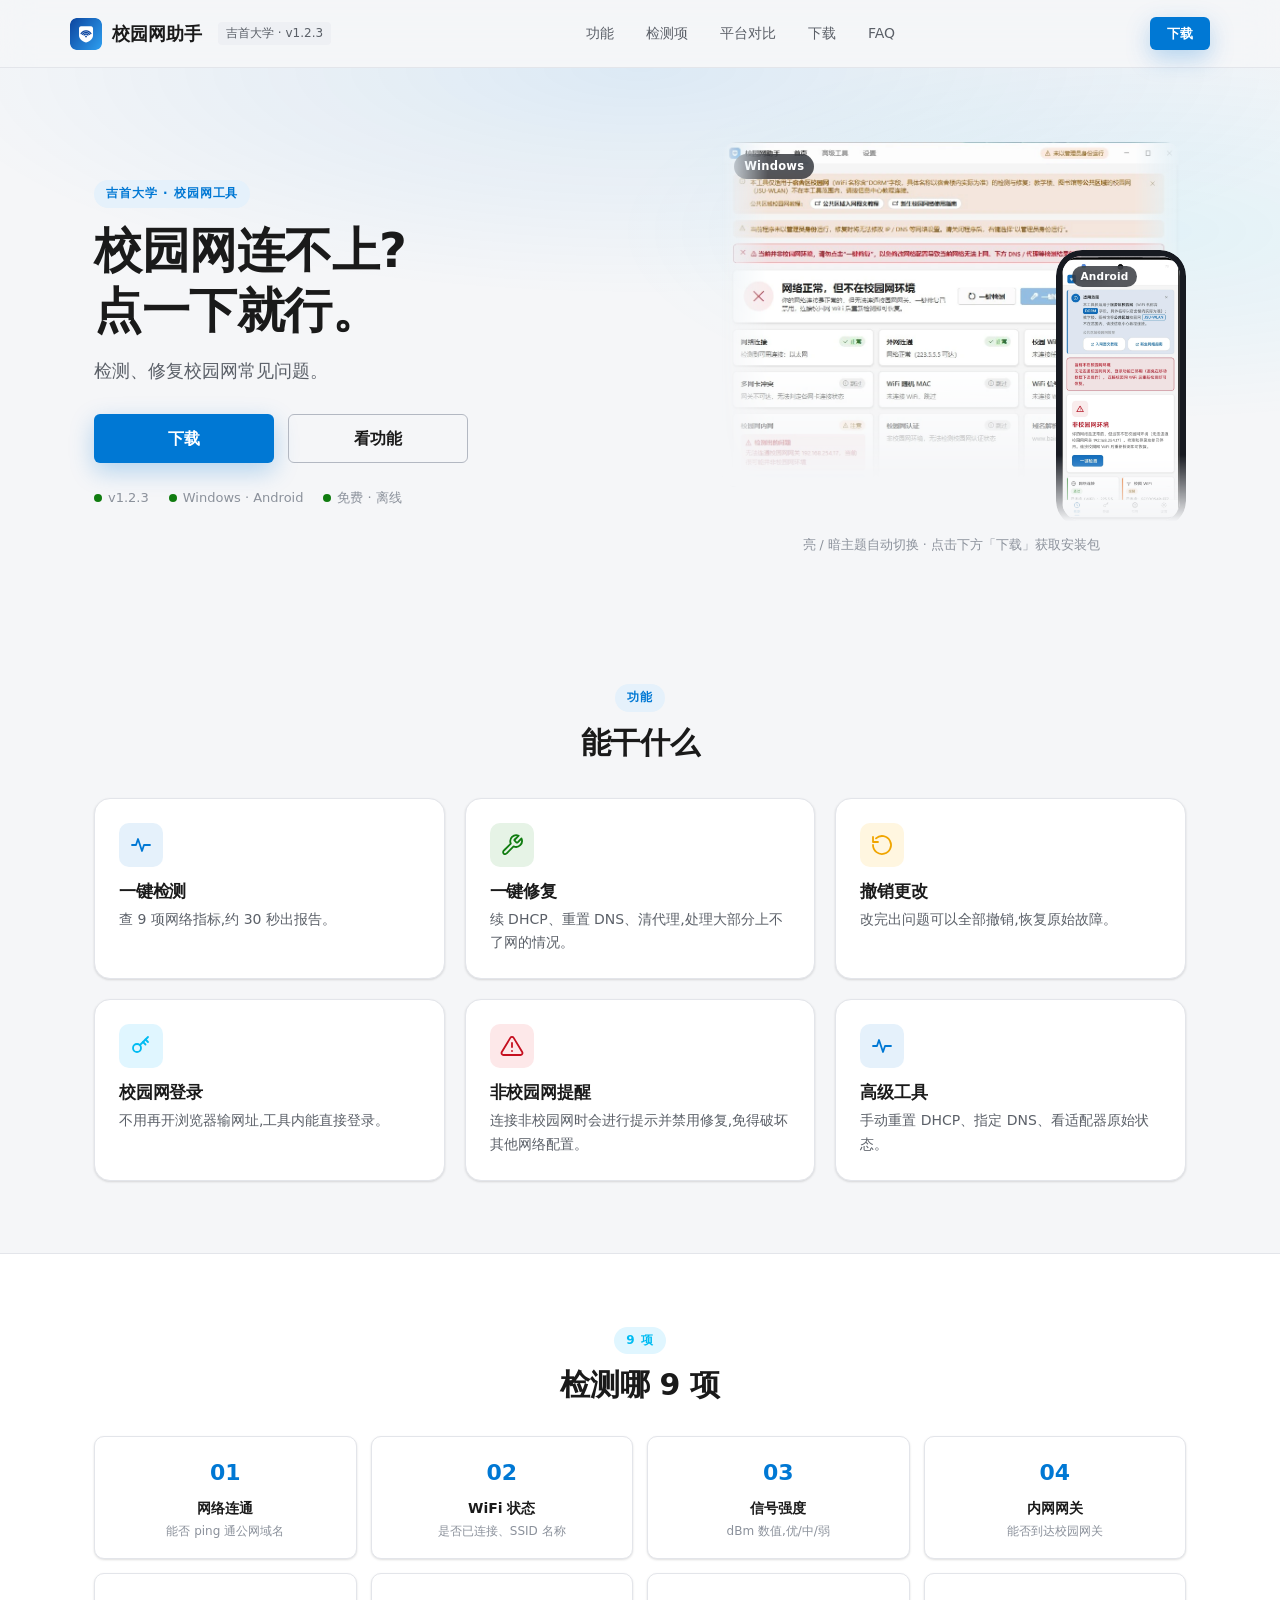
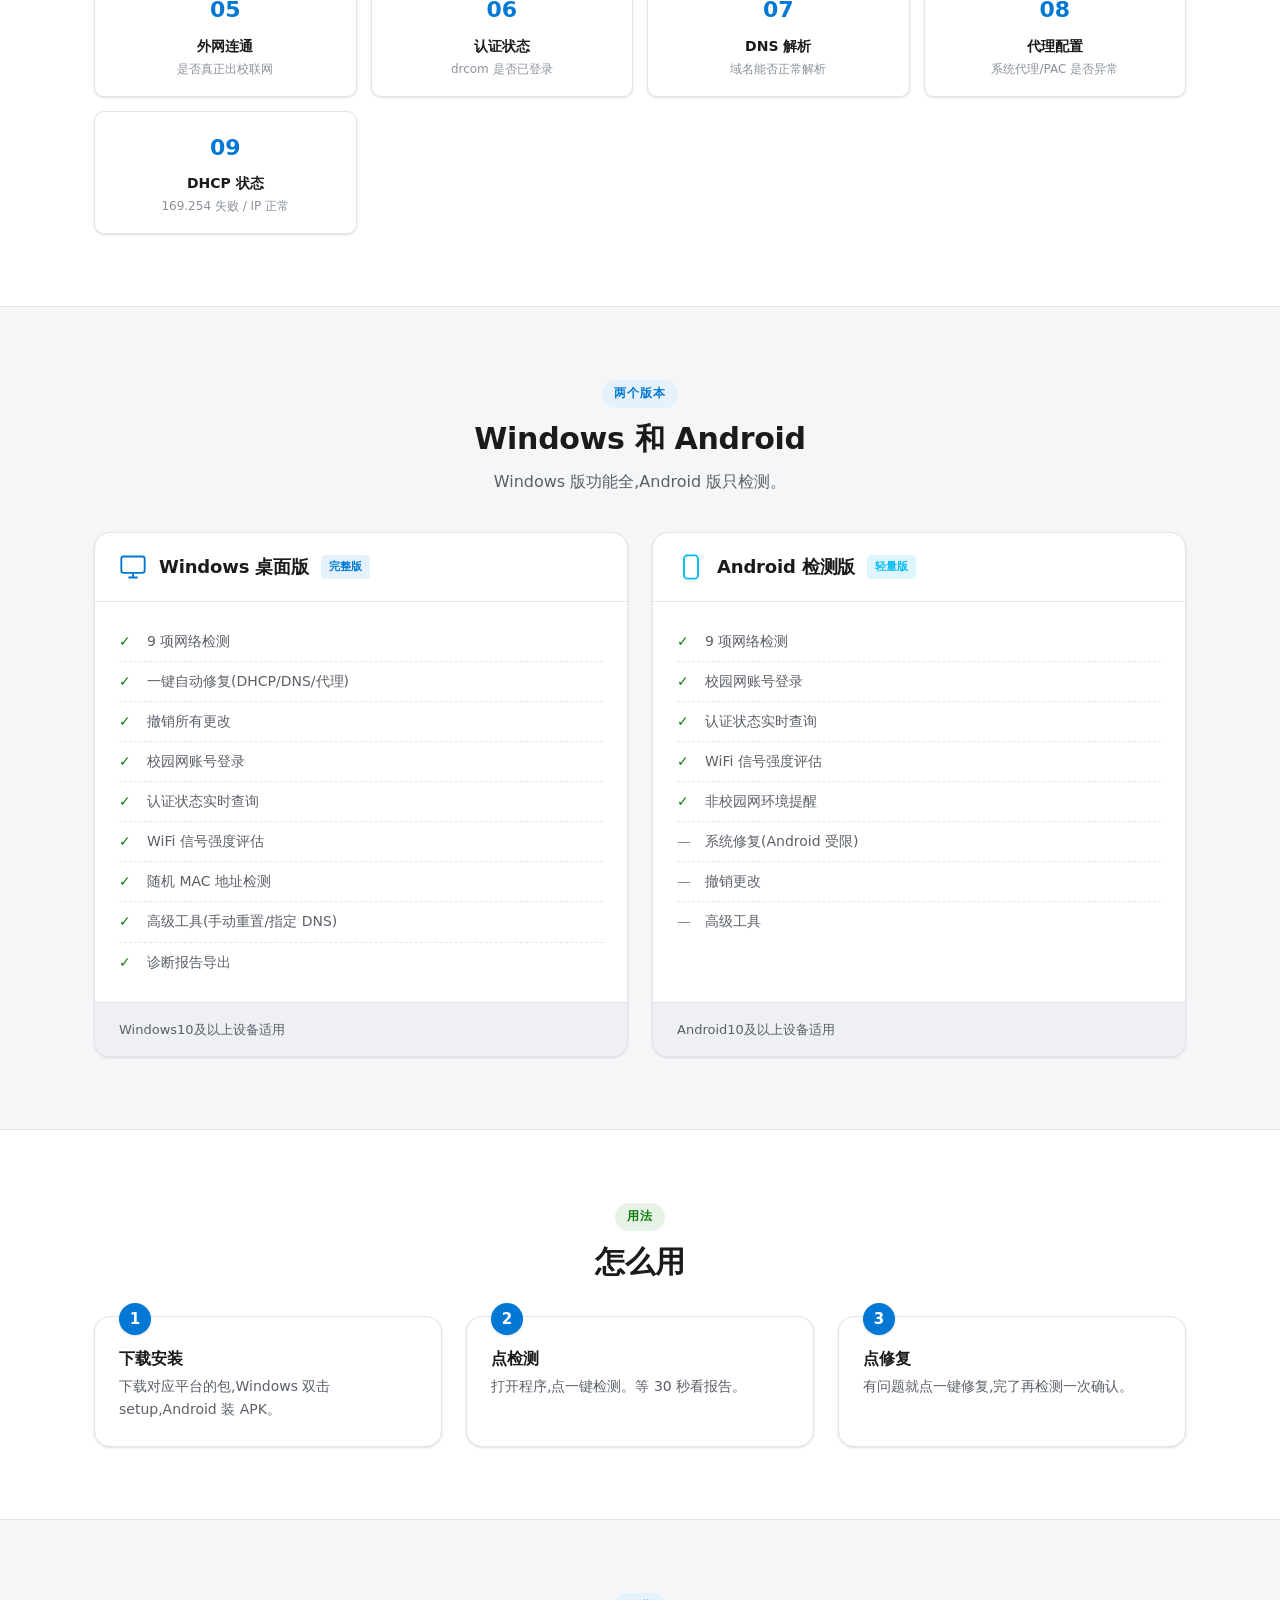
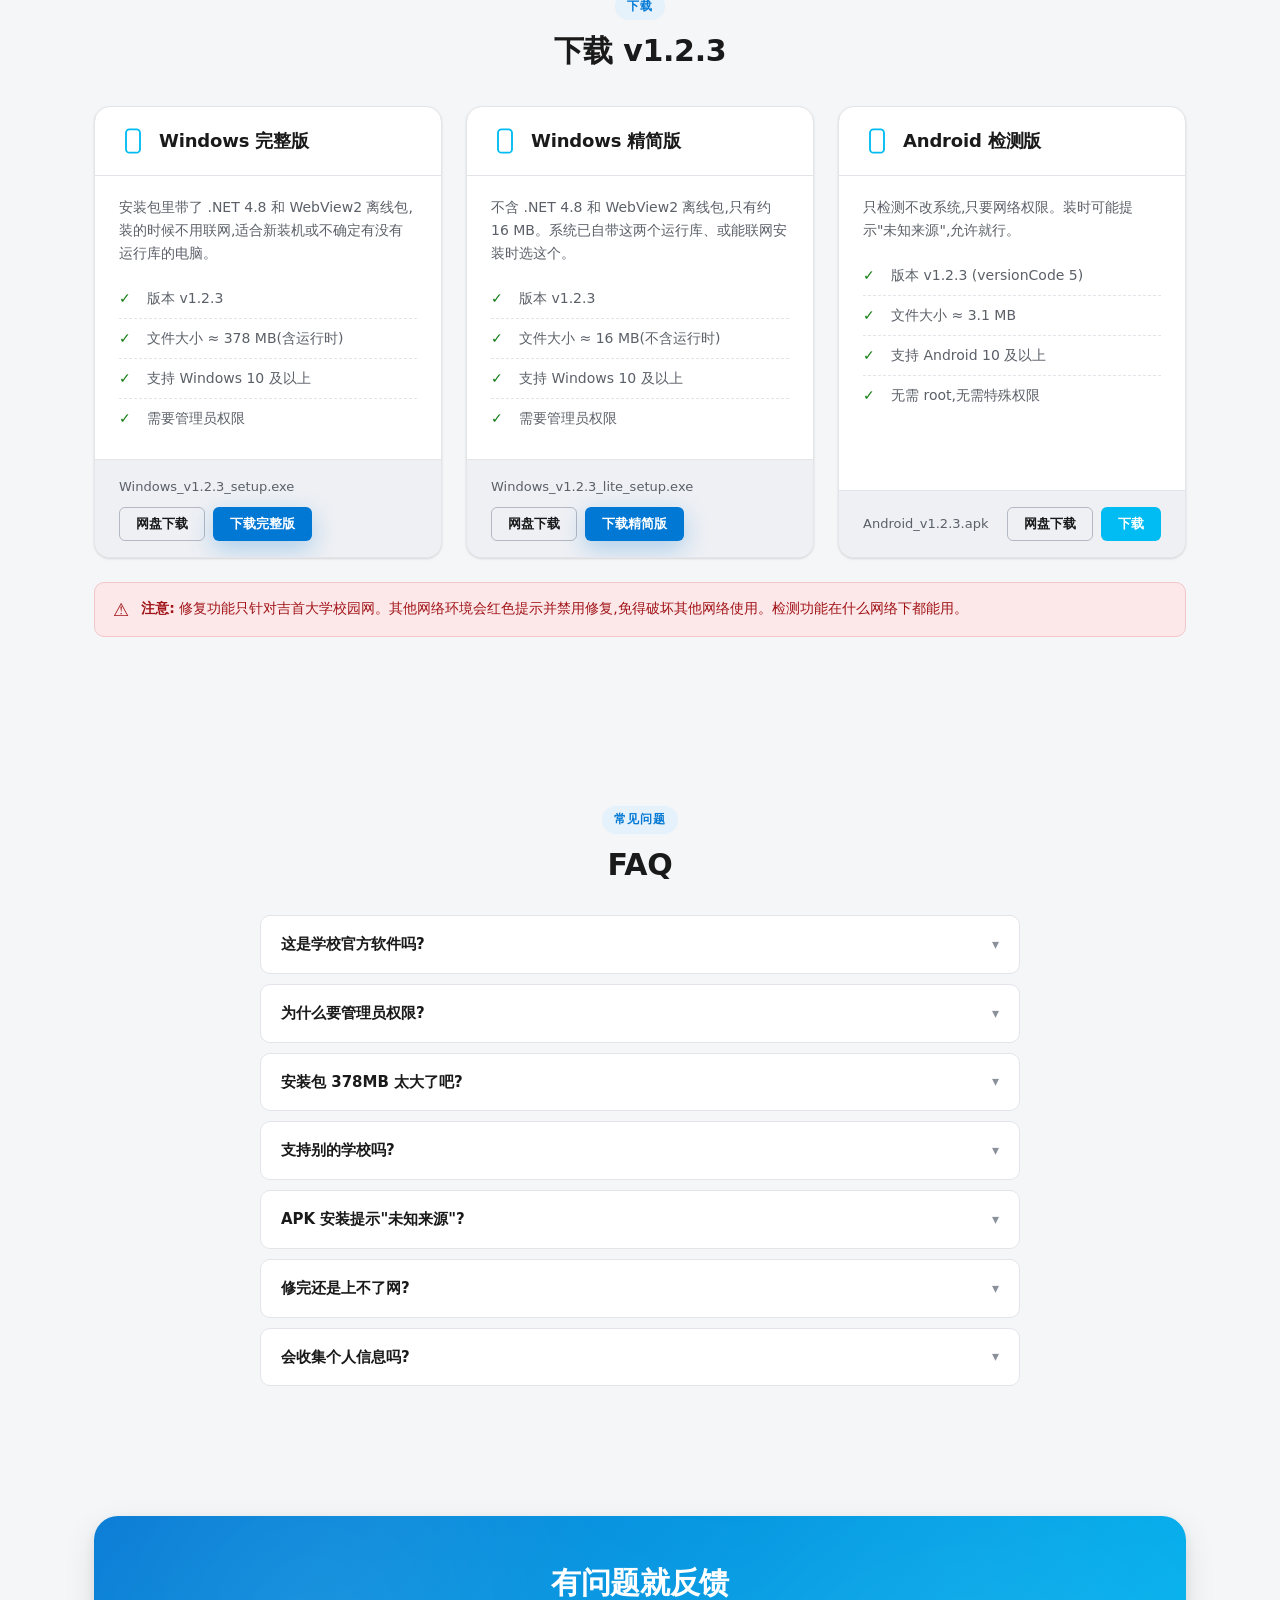
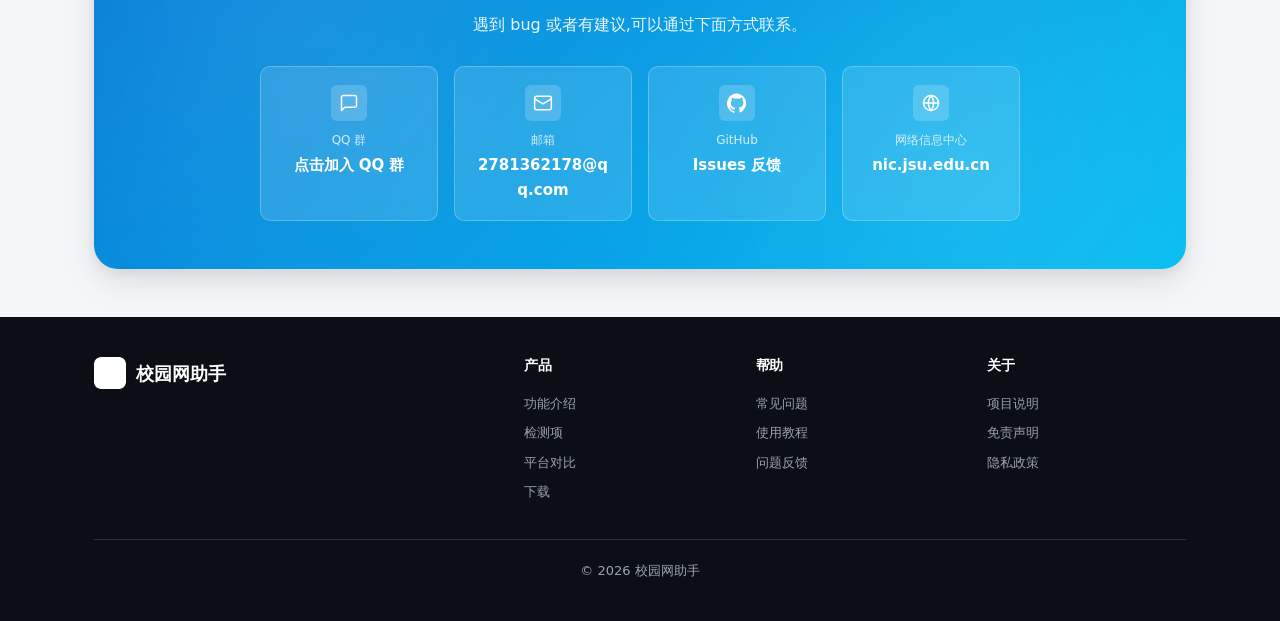
<file: website/index.html>
<!DOCTYPE html>
<html lang="zh-CN">
<head>
<meta charset="UTF-8">
<meta name="viewport" content="width=device-width, initial-scale=1.0">
<meta http-equiv="Cache-Control" content="no-store, no-cache, must-revalidate">
<meta http-equiv="Pragma" content="no-cache">
<meta http-equiv="Expires" content="0">
<title id="page-title">校园网助手 · 吉首大学</title>
<meta name="description" id="page-desc" content="">
<link rel="icon" type="image/png" href="assets/logo.png">
<style>
:root{
  --bg:#f5f6f8; --bg-card:#ffffff; --bg-soft:#eef0f4; --bg-dark:#0b0e14;
  --text:#1a1a1a; --text-2:#5b6068; --text-3:#8b919b;
  --brand:#0078d4; --brand-2:#106ebe; --brand-soft:#e5f1fb;
  --accent:#00bcf2; --accent-soft:#e0f6ff;
  --success:#107c10; --success-soft:#e6f3e6;
  --warn:#f0a500; --warn-soft:#fff6e0;
  --danger:#c50f1f; --danger-soft:#fde8e9;
  --stroke:#e3e5ea; --stroke-2:#d2d6de;
  --stroke-strong:#b3b8c2;
  --radius-sm:6px; --radius:10px; --radius-lg:16px; --radius-xl:24px;
  --shadow-2:0 1px 3px rgba(0,0,0,.08),0 1px 2px rgba(0,0,0,.06);
  --shadow-4:0 4px 12px rgba(0,0,0,.08),0 2px 4px rgba(0,0,0,.04);
  --shadow-8:0 12px 32px rgba(0,0,0,.10),0 4px 12px rgba(0,0,0,.06);
  --shadow-brand:0 8px 24px rgba(0,120,212,.28);
  --font:'Segoe UI','Microsoft YaHei UI','PingFang SC','Noto Sans SC',system-ui,-apple-system,sans-serif;
  --mono:'Cascadia Code','Consolas','SF Mono',monospace;
}
*,*::before,*::after{box-sizing:border-box}
html{scroll-behavior:smooth}
html,body{overflow-x:clip}
body{
  margin:0; font-family:var(--font); color:var(--text); background:var(--bg);
  line-height:1.65; -webkit-font-smoothing:antialiased; font-size:16px;
}
h1,h2,h3,h4,h5{margin:0 0 .4em; font-weight:640; line-height:1.25; letter-spacing:-.01em}
p{margin:0 0 .5em}
a{color:var(--brand); text-decoration:none}
a:hover{text-decoration:underline}
img{max-width:100%; display:block}

.container{max-width:1140px; margin:0 auto; padding:0 24px}
.section{padding:72px 0}
.section--tight{padding:48px 0}
.eyebrow{
  display:inline-block; font-size:12px; font-weight:600; letter-spacing:.08em;
  color:var(--brand); background:var(--brand-soft); padding:4px 12px;
  border-radius:99px; margin-bottom:12px; text-transform:uppercase;
}
.eyebrow--accent{color:var(--accent); background:var(--accent-soft)}
.eyebrow--success{color:var(--success); background:var(--success-soft)}
.eyebrow--warn{color:var(--warn); background:var(--warn-soft)}
.section-title{font-size:30px; font-weight:660}
.section-sub{
  color:var(--text-2); font-size:16px; max-width:680px; margin-top:4px;
}

.btn{
  display:inline-flex; align-items:center; justify-content:center; gap:8px;
  padding:12px 24px; font-size:15px; font-weight:600; font-family:inherit;
  border-radius:var(--radius-sm); border:1px solid transparent; cursor:pointer;
  transition:all .18s ease; text-decoration:none; line-height:1.2;
  min-width:140px;
}
.btn--primary{background:var(--brand); color:#fff; box-shadow:var(--shadow-brand)}
.btn--primary:hover{background:var(--brand-2); text-decoration:none; transform:translateY(-1px)}
.btn--accent{background:var(--accent); color:#fff}
.btn--accent:hover{background:#00a3d9; text-decoration:none}
.btn--outline{background:transparent; border-color:var(--stroke-strong); color:var(--text)}
.btn--outline:hover{background:var(--bg-card); border-color:var(--brand); color:var(--brand); text-decoration:none}
.btn--block{width:100%}
.btn--lg{padding:14px 28px; font-size:16px; min-width:180px}
.btn--sm{padding:8px 16px; font-size:13px; min-width:auto}
.btn-row{display:flex; gap:12px; flex-wrap:wrap}

/* 导航 */
.nav{
  position:sticky; top:0; z-index:100; background:rgba(245,246,248,.82);
  backdrop-filter:blur(16px) saturate(1.4); -webkit-backdrop-filter:blur(16px) saturate(1.4);
  border-bottom:1px solid var(--stroke);
}
.nav-inner{display:flex; align-items:center; justify-content:space-between; padding:14px 0}
.brand{display:flex; align-items:center; gap:10px; font-weight:680; font-size:18px; color:var(--text)}
.brand img{width:32px; height:32px; border-radius:var(--radius-sm)}
.brand-tag{font-size:12px; color:var(--text-2); font-weight:500; margin-left:6px; padding:2px 8px; background:var(--bg-soft); border-radius:4px}
.nav-links{display:flex; gap:4px; align-items:center}
.nav-links a{
  padding:8px 14px; border-radius:var(--radius-sm); font-size:14px; font-weight:500;
  color:var(--text-2);
}
.nav-links a:hover{background:var(--bg-soft); color:var(--text); text-decoration:none}
.nav-cta{display:flex; gap:8px}
@media(max-width:780px){.nav-links{display:none}}

/* Hero */
.hero{
  padding:64px 0 56px;
  background:
    radial-gradient(ellipse 80% 60% at 50% 0%, rgba(0,120,212,.10), transparent 70%),
    radial-gradient(ellipse 60% 50% at 90% 30%, rgba(0,188,242,.08), transparent 70%),
    var(--bg);
}
.hero-grid{display:grid; grid-template-columns:1.1fr .9fr; gap:48px; align-items:center}
.hero-text h1{font-size:48px; font-weight:680; margin-bottom:16px}
.hero-text .lead{font-size:18px; color:var(--text-2); margin-bottom:28px; max-width:540px}
.hero-cta{display:flex; gap:14px; flex-wrap:wrap; margin-bottom:24px}
.hero-meta{display:flex; gap:20px; flex-wrap:wrap; font-size:13px; color:var(--text-3)}
.hero-meta span{display:inline-flex; align-items:center; gap:6px}
.hero-meta i{width:8px; height:8px; border-radius:50%; background:var(--success); display:inline-block}

.hero-card{
  background:var(--bg-card); border:1px solid var(--stroke); border-radius:var(--radius-xl);
  box-shadow:var(--shadow-8); padding:24px; position:relative; overflow:hidden;
}
.hero-card::before{
  content:""; position:absolute; top:0; left:0; right:0; height:3px;
  background:linear-gradient(90deg,var(--brand),var(--accent));
}
.hero-card h3{font-size:18px; margin-bottom:4px}
.hero-card .sub{font-size:13px; color:var(--text-3); margin-bottom:18px}
.platform-tabs{display:flex; gap:0; margin-bottom:16px; border-bottom:1px solid var(--stroke)}
.platform-tab{
  padding:10px 18px; font-size:14px; font-weight:600; color:var(--text-2);
  cursor:pointer; border-bottom:2px solid transparent; transition:all .15s;
  background:none; border-left:0; border-right:0; border-top:0; font-family:inherit;
}
.platform-tab.is-active{color:var(--brand); border-bottom-color:var(--brand)}
.platform-pane{display:none}
.platform-pane.is-active{display:block; animation:fadeIn .25s ease}
@keyframes fadeIn{from{opacity:0;transform:translateY(4px)}to{opacity:1;transform:none}}

.spec-list{list-style:none; padding:0; margin:0 0 20px; font-size:14px}
.spec-list li{
  display:flex; justify-content:space-between; padding:8px 0;
  border-bottom:1px dashed var(--stroke); color:var(--text-2);
}
.spec-list li:last-child{border-bottom:none}
.spec-list b{color:var(--text); font-weight:600}
.spec-list .file-size{color:var(--text-3); font-family:var(--mono); font-size:12px}

/* Hero 截图叠加展示(背景图 + 边缘淡化) */
.hero-shots{position:relative}
.shot-stack{position:relative; padding:10px 6px 30px; animation:shot-float 6s ease-in-out infinite}
@keyframes shot-float{0%,100%{transform:translateY(0)}50%{transform:translateY(-7px)}}
.shot-layer{
  position:absolute; inset:0; background-size:cover; background-position:top center;
  background-repeat:no-repeat; border-radius:14px; transition:opacity .9s ease;
}
.shot-dark{opacity:0}
.shot-stack.is-dark .shot-light{opacity:0}
.shot-stack.is-dark .shot-dark{opacity:1}
.shot-win{
  position:relative; width:100%; aspect-ratio:984/741; border-radius:14px;
  box-shadow:0 18px 44px rgba(11,14,20,.16);
  -webkit-mask-image:
    linear-gradient(to bottom, #000 0 64%, transparent 98%),
    linear-gradient(to right, transparent 0, #000 10% 90%, transparent 100%);
  -webkit-mask-composite:source-in;
  mask-image:
    linear-gradient(to bottom, #000 0 64%, transparent 98%),
    linear-gradient(to right, transparent 0, #000 10% 90%, transparent 100%);
  mask-composite:intersect;
}
.shot-android{
  position:absolute; right:0; bottom:-10px; z-index:2;
  height:72%; aspect-ratio:900/1924;
  border-radius:26px; border:6px solid #171a21;
  box-shadow:0 20px 46px rgba(11,14,20,.28);
  -webkit-mask-image:linear-gradient(to bottom, #000 0 74%, transparent 98%);
  mask-image:linear-gradient(to bottom, #000 0 74%, transparent 98%);
}
.shot-android .shot-layer{border-radius:20px}
.shot-tag{
  position:absolute; top:12px; left:12px; z-index:3;
  font-size:11.5px; font-weight:600; color:#fff; background:rgba(23,26,33,.72);
  backdrop-filter:blur(6px); -webkit-backdrop-filter:blur(6px);
  padding:3px 10px; border-radius:99px; letter-spacing:.02em;
}
.shot-android .shot-tag{top:10px; left:10px; font-size:10.5px; padding:2px 8px}
.shot-hint{text-align:center; font-size:12.5px; color:var(--text-3); margin:18px 0 0}

@media(max-width:880px){
  .hero-grid{grid-template-columns:1fr; gap:32px}
  .hero-text h1{font-size:36px}
  .hero-text .lead{font-size:16px}
  .shot-stack{max-width:380px; margin:0 auto; padding:6px 4px 18px}
  .shot-android{bottom:4px; border-width:5px; border-radius:20px}
  .shot-android .shot-layer{border-radius:15px}
}

/* Feature */
.feature-grid{display:grid; grid-template-columns:repeat(3,1fr); gap:20px; margin-top:36px}
.feature-card{
  background:var(--bg-card); border:1px solid var(--stroke); border-radius:var(--radius-lg);
  padding:24px; box-shadow:var(--shadow-2); transition:all .22s ease; position:relative;
}
.feature-card:hover{transform:translateY(-3px); box-shadow:var(--shadow-4); border-color:var(--stroke-2)}
.feature-card .icon-wrap{
  width:44px; height:44px; border-radius:var(--radius); display:flex;
  align-items:center; justify-content:center; margin-bottom:14px;
}
.feature-card h3{font-size:17px; margin-bottom:6px}
.feature-card p{font-size:14px; color:var(--text-2); margin:0}
.icon-brand{background:var(--brand-soft); color:var(--brand)}
.icon-accent{background:var(--accent-soft); color:var(--accent)}
.icon-success{background:var(--success-soft); color:var(--success)}
.icon-warn{background:var(--warn-soft); color:var(--warn)}
.icon-danger{background:var(--danger-soft); color:var(--danger)}

@media(max-width:880px){.feature-grid{grid-template-columns:1fr 1fr}}
@media(max-width:560px){.feature-grid{grid-template-columns:1fr}}

/* 检测项 */
.check-grid{display:grid; grid-template-columns:repeat(4,1fr); gap:14px; margin-top:32px}
.check-card{
  background:var(--bg-card); border:1px solid var(--stroke); border-radius:var(--radius);
  padding:18px; box-shadow:var(--shadow-2); text-align:center; transition:all .2s;
}
.check-card:hover{border-color:var(--brand); transform:translateY(-2px)}
.check-card .num{
  font-size:22px; font-weight:680; color:var(--brand); margin-bottom:6px;
  font-variant-numeric:tabular-nums;
}
.check-card .name{font-size:14px; font-weight:600; margin-bottom:2px}
.check-card .desc{font-size:12px; color:var(--text-3); margin:0; line-height:1.5}
@media(max-width:980px){.check-grid{grid-template-columns:repeat(2,1fr)}}
@media(max-width:560px){.check-grid{grid-template-columns:1fr 1fr}}

/* 平台对比 —— 修复:卡片整体撑高,foot 自动贴底 */
.compare-grid{display:grid; grid-template-columns:1fr 1fr; gap:24px; margin-top:36px}
.compare-card{
  background:var(--bg-card); border:1px solid var(--stroke); border-radius:var(--radius-lg);
  overflow:hidden; box-shadow:var(--shadow-2);
  display:flex; flex-direction:column;          /* 关键 */
}
.compare-card header{
  padding:20px 24px; border-bottom:1px solid var(--stroke);
  display:flex; align-items:center; gap:12px;
  flex-shrink:0;
}
.compare-card header h3{font-size:18px; margin:0}
.compare-card .badge{
  font-size:11px; padding:3px 8px; border-radius:4px; font-weight:600;
  background:var(--brand-soft); color:var(--brand);
}
.compare-card .badge--accent{background:var(--accent-soft); color:var(--accent)}
.compare-card .body{
  padding:20px 24px;
  flex:1 1 auto;                                 /* 关键:撑高 body 把 foot 推到底 */
}
.compare-card ul{list-style:none; padding:0; margin:0}
.compare-card li{
  padding:8px 0 8px 28px; position:relative; font-size:14px; color:var(--text-2);
  border-bottom:1px dashed var(--stroke);
}
.compare-card li:last-child{border-bottom:none}
.compare-card li::before{
  content:"✓"; position:absolute; left:0; top:8px; color:var(--success);
  font-weight:700; font-size:14px;
}
.compare-card li.is-no::before{content:"—"; color:var(--text-3); font-weight:400}
.compare-card .foot{
  padding:16px 24px; background:var(--bg-soft); border-top:1px solid var(--stroke);
  font-size:13px; color:var(--text-2);
  flex-shrink:0;
}
@media(max-width:880px){.compare-grid{grid-template-columns:1fr}}
/* 下载区 3 张卡片（Windows 完整 / Windows 精简 / Android） */
#download .compare-grid{grid-template-columns:repeat(3,1fr)}
@media(max-width:1100px){#download .compare-grid{grid-template-columns:1fr 1fr}}
@media(max-width:880px){#download .compare-grid{grid-template-columns:1fr}}

/* 步骤 */
.steps{display:grid; grid-template-columns:repeat(3,1fr); gap:24px; margin-top:36px}
.step-card{
  background:var(--bg-card); border:1px solid var(--stroke); border-radius:var(--radius-lg);
  padding:24px; box-shadow:var(--shadow-2); position:relative;
}
.step-card .step-num{
  position:absolute; top:-14px; left:24px; width:32px; height:32px;
  background:var(--brand); color:#fff; border-radius:50%;
  display:flex; align-items:center; justify-content:center;
  font-weight:700; font-size:15px; box-shadow:var(--shadow-2);
}
.step-card h3{font-size:16px; margin:8px 0 6px}
.step-card p{font-size:14px; color:var(--text-2); margin:0}
@media(max-width:780px){.steps{grid-template-columns:1fr}}

/* FAQ */
.faq-list{max-width:760px; margin:32px auto 0}
.faq-item{
  background:var(--bg-card); border:1px solid var(--stroke); border-radius:var(--radius);
  margin-bottom:10px; overflow:hidden;
}
.faq-q{
  padding:16px 20px; display:flex; justify-content:space-between; align-items:center;
  cursor:pointer; font-weight:600; font-size:15px; user-select:none;
}
.faq-q:hover{background:var(--bg-soft)}
.faq-q .chev{transition:transform .2s; color:var(--text-3); font-size:14px}
.faq-item.is-open .chev{transform:rotate(180deg)}
.faq-a{display:none; padding:0 20px 16px; font-size:14px; color:var(--text-2); line-height:1.7}
.faq-item.is-open .faq-a{display:block; animation:fadeIn .25s}

/* CTA + 联系方式 */
.cta-band{
  background:linear-gradient(135deg,var(--brand) 0%,var(--accent) 100%);
  border-radius:var(--radius-xl); padding:48px; color:#fff; text-align:center;
  box-shadow:var(--shadow-8); position:relative; overflow:hidden;
}
.cta-band::before{
  content:""; position:absolute; inset:0; opacity:.1;
  background:radial-gradient(circle at 20% 30%, #fff 0%, transparent 50%),
             radial-gradient(circle at 80% 70%, #fff 0%, transparent 50%);
}
.cta-band h2{font-size:30px; margin-bottom:10px; position:relative}
.cta-band p{font-size:16px; opacity:.92; margin-bottom:28px; position:relative}

.contact-grid{
  display:grid; grid-template-columns:repeat(auto-fit,minmax(160px,1fr)); gap:16px;
  max-width:760px; margin:0 auto; position:relative;
}
.contact-card{
  background:rgba(255,255,255,.12); border:1px solid rgba(255,255,255,.25);
  border-radius:var(--radius); padding:18px; color:#fff;
  text-decoration:none; transition:all .2s; backdrop-filter:blur(6px);
}
.contact-card:hover{
  background:rgba(255,255,255,.22); transform:translateY(-2px); text-decoration:none;
  border-color:rgba(255,255,255,.5);
}
.contact-card .contact-icon{
  width:36px; height:36px; border-radius:var(--radius-sm);
  background:rgba(255,255,255,.18); display:flex; align-items:center; justify-content:center;
  margin:0 auto 10px;
}
.contact-card .contact-label{font-size:12px; opacity:.8; margin-bottom:2px}
.contact-card .contact-value{font-size:15px; font-weight:600; word-break:break-all}
@media(max-width:780px){.contact-grid{grid-template-columns:1fr}}

/* Footer */
.footer{background:var(--bg-dark); color:#9ba1ab; padding:40px 0; font-size:13px}
.footer-grid{display:grid; grid-template-columns:2fr 1fr 1fr 1fr; gap:32px}
.footer h4{color:#fff; font-size:14px; margin-bottom:14px; font-weight:600}
.footer a{color:#9ba1ab; display:block; padding:4px 0; font-size:13px}
.footer a:hover{color:#fff; text-decoration:none}
.footer .brand img{filter:brightness(0) invert(1)}
.footer-bottom{
  margin-top:32px; padding-top:20px; border-top:1px solid #2a2f38;
  text-align:center;
}
@media(max-width:780px){.footer-grid{grid-template-columns:1fr 1fr}}

/* 警告条 */
.warn-banner{
  background:var(--danger-soft); border:1px solid #f3c6c9; color:#a01418;
  border-radius:var(--radius); padding:14px 18px; display:flex; gap:12px;
  align-items:flex-start; margin:24px 0; font-size:14px;
}
.warn-banner .icon{flex-shrink:0; font-size:18px; line-height:1.4}

.text-center{text-align:center}
.text-2{color:var(--text-2)}
.muted{color:var(--text-3)}
.kbd{
  font-family:var(--mono); font-size:12px; background:var(--bg-soft);
  padding:2px 6px; border-radius:4px; border:1px solid var(--stroke);
}
.mono{font-family:var(--mono); font-size:13px}

/* ===== 网盘下载弹窗 ===== */
.nd-overlay{
  position:fixed; inset:0; background:rgba(11,14,20,.45);
  backdrop-filter:blur(4px); -webkit-backdrop-filter:blur(4px);
  display:none; align-items:center; justify-content:center;
  z-index:9999; padding:16px;
}
.nd-overlay.is-open{display:flex}
.nd-modal{
  background:var(--bg-card); border-radius:14px; box-shadow:var(--shadow-8);
  width:100%; max-width:440px; padding:24px 26px;
  animation:nd-pop .18s ease-out;
}
@keyframes nd-pop{from{opacity:0; transform:translateY(14px) scale(.97)}to{opacity:1; transform:none}}
.nd-head{display:flex; align-items:center; justify-content:space-between; margin-bottom:4px}
.nd-head h3{margin:0; font-size:17px}
.nd-close{
  border:none; background:var(--bg-soft); width:30px; height:30px;
  border-radius:50%; font-size:16px; line-height:1; cursor:pointer; color:var(--text-2);
}
.nd-close:hover{background:#e2e5ea; color:var(--text)}
.nd-sub{font-size:12.5px; color:var(--text-3); margin:0 0 12px}
.nd-row{
  display:flex; align-items:flex-start; gap:10px; padding:9px 0;
  border-bottom:1px solid var(--bg-soft); font-size:14px;
}
.nd-row:last-of-type{border-bottom:none}
.nd-label{flex:0 0 48px; color:var(--text-3); font-size:12.5px; padding-top:2px}
.nd-url{color:var(--accent); word-break:break-all; text-decoration:none}
.nd-url:hover{text-decoration:underline}
.nd-code-wrap{display:flex; align-items:center; gap:8px}
.nd-code-wrap code{
  font-family:var(--mono); background:var(--bg-soft); padding:3px 10px;
  border-radius:6px; font-weight:600; letter-spacing:1px;
}
.nd-hint{
  font-size:12.5px; color:var(--text-2); line-height:1.7;
  background:var(--bg-soft); border-radius:8px; padding:10px 12px; margin:14px 0;
}
.nd-actions{display:flex; justify-content:flex-end; gap:10px}
</style>
</head>
<body>

<div id="root"></div>

<script src="data.js?v=1.2.2"></script>
<script>
/* ============================================================
   渲染:从 window.SITE_DATA 动态构建整页
   ============================================================ */
const D = window.SITE_DATA || {};
const $ = (s) => document.querySelector(s);
const esc = (s) => String(s ?? '').replace(/[&<>"']/g, c => ({'&':'&amp;','<':'&lt;','>':'&gt;','"':'&quot;',"'":'&#39;'}[c]));

const ICONS = {
  // 功能卡片
  brand:  '<svg width="24" height="24" viewBox="0 0 24 24" fill="none" stroke="currentColor" stroke-width="1.8" stroke-linecap="round" stroke-linejoin="round"><path d="M3 12h4l2-6 4 12 2-6h6"/></svg>',
  success:'<svg width="24" height="24" viewBox="0 0 24 24" fill="none" stroke="currentColor" stroke-width="1.8" stroke-linecap="round" stroke-linejoin="round"><path d="M14.7 6.3a1 1 0 0 0 0 1.4l1.6 1.6a1 1 0 0 0 1.4 0l3.8-3.8a6 6 0 0 1-7.9 7.9l-6.9 6.9a2 2 0 1 1-2.8-2.8l6.9-6.9a6 6 0 0 1 7.9-7.9l-3.8 3.8z"/></svg>',
  warn:   '<svg width="24" height="24" viewBox="0 0 24 24" fill="none" stroke="currentColor" stroke-width="1.8" stroke-linecap="round" stroke-linejoin="round"><path d="M3 12a9 9 0 1 0 3-6.7"/><path d="M3 4v5h5"/></svg>',
  accent: '<svg width="24" height="24" viewBox="0 0 24 24" fill="none" stroke="currentColor" stroke-width="1.8" stroke-linecap="round" stroke-linejoin="round"><circle cx="8" cy="14" r="4"/><path d="M11 11l8-8"/><path d="M16.5 5.5L19 8"/><path d="M14 8l2.5 2.5"/></svg>',
  danger: '<svg width="24" height="24" viewBox="0 0 24 24" fill="none" stroke="currentColor" stroke-width="1.8" stroke-linecap="round" stroke-linejoin="round"><path d="M10.3 3.9 1.8 18a2 2 0 0 0 1.7 3h17a2 2 0 0 0 1.7-3L13.7 3.9a2 2 0 0 0-3.4 0z"/><path d="M12 9v4"/><path d="M12 17h.01"/></svg>',
  // 联系方式
  chat:   '<svg width="20" height="20" viewBox="0 0 24 24" fill="none" stroke="currentColor" stroke-width="1.8" stroke-linecap="round" stroke-linejoin="round"><path d="M21 15a2 2 0 0 1-2 2H7l-4 4V5a2 2 0 0 1 2-2h14a2 2 0 0 1 2 2z"/></svg>',
  mail:   '<svg width="20" height="20" viewBox="0 0 24 24" fill="none" stroke="currentColor" stroke-width="1.8" stroke-linecap="round" stroke-linejoin="round"><rect x="2" y="4" width="20" height="16" rx="2"/><path d="m22 7-10 6L2 7"/></svg>',
  github: '<svg width="20" height="20" viewBox="0 0 24 24" fill="currentColor"><path d="M12 .5a12 12 0 0 0-3.8 23.4c.6.1.8-.3.8-.6v-2c-3.3.7-4-1.6-4-1.6-.6-1.4-1.4-1.8-1.4-1.8-1.1-.7.1-.7.1-.7 1.2.1 1.9 1.2 1.9 1.2 1.1 1.9 2.9 1.4 3.6 1 .1-.8.4-1.4.8-1.7-2.6-.3-5.4-1.3-5.4-5.7 0-1.3.5-2.3 1.2-3.1-.1-.3-.5-1.5.1-3.2 0 0 1-.3 3.3 1.2a11.5 11.5 0 0 1 6 0C17.3 5 18.3 5.3 18.3 5.3c.6 1.7.2 2.9.1 3.2.8.8 1.2 1.8 1.2 3.1 0 4.4-2.8 5.4-5.4 5.7.4.4.8 1.1.8 2.2v3.3c0 .3.2.7.8.6A12 12 0 0 0 12 .5z"/></svg>',
  globe: '<svg width="20" height="20" viewBox="0 0 24 24" fill="none" stroke="currentColor" stroke-width="1.8" stroke-linecap="round"><circle cx="12" cy="12" r="9"/><path d="M3 12h18"/><path d="M12 3a14 14 0 0 1 0 18a14 14 0 0 1 0-18z"/></svg>',
  // 平台
  win:    '<svg width="28" height="28" viewBox="0 0 24 24" fill="none" stroke="var(--brand)" stroke-width="1.6"><rect x="2" y="3" width="20" height="14" rx="2"/><path d="M8 21h8"/><path d="M12 17v4"/></svg>',
  android:'<svg width="28" height="28" viewBox="0 0 24 24" fill="none" stroke="var(--accent)" stroke-width="1.6"><rect x="6" y="2" width="12" height="20" rx="3"/><path d="M12 18h.01"/></svg>'
};

function renderNav(){
  const nav = D.nav || {};
  const links = (nav.links || []).map(l => `<a href="${esc(l.href)}">${esc(l.label)}</a>`).join('');
  return `
  <nav class="nav">
    <div class="container nav-inner">
      <a href="#top" class="brand">
        <img src="assets/logo.png" alt="logo">
        <span>${esc(D.meta?.brand || '校园网助手')}</span>
        <span class="brand-tag">${esc(D.meta?.brandTag || '')}</span>
      </a>
      <div class="nav-links">${links}</div>
      <div class="nav-cta">
        <a href="#download" class="btn btn--primary btn--sm">${esc(nav.ctaText || '下载')}</a>
      </div>
    </div>
  </nav>`;
}

function renderHero(){
  const h = D.hero || {};
  const meta = (h.meta || []).map(m => `<span><i></i> ${esc(m)}</span>`).join('');
  return `
  <header class="hero" id="top">
    <div class="container hero-grid">
      <div class="hero-text">
        <span class="eyebrow">${esc(h.eyebrow || '')}</span>
        <h1>${h.title ? h.title.replace(/</g, '&lt;').replace(/>/g, '&gt;').replace(/&lt;br&gt;/g, '<br>') : ''}</h1>
        <p class="lead">${esc(h.lead || '')}</p>
        <div class="hero-cta">
          <a href="${esc(h.primaryBtn?.href || '#download')}" class="btn btn--primary btn--lg">${esc(h.primaryBtn?.text || '下载')}</a>
          <a href="${esc(h.secondaryBtn?.href || '#features')}" class="btn btn--outline btn--lg">${esc(h.secondaryBtn?.text || '看功能')}</a>
        </div>
        <div class="hero-meta">${meta}</div>
      </div>
      ${renderHeroShots()}
    </div>
  </header>`;
}

function renderHeroShots(){
  return `
    <div class="hero-shots">
      <div class="shot-stack" id="shot-stack">
        <div class="shot-win">
          <div class="shot-layer shot-light" style="background-image:url('assets/shots/win-light.webp')" role="img" aria-label="Windows 版界面 · 亮色主题"></div>
          <div class="shot-layer shot-dark" style="background-image:url('assets/shots/win-dark.webp')" role="img" aria-label="Windows 版界面 · 暗色主题"></div>
          <span class="shot-tag">Windows</span>
        </div>
        <div class="shot-android">
          <div class="shot-layer shot-light" style="background-image:url('assets/shots/android-light.webp')" role="img" aria-label="Android 版界面 · 亮色主题"></div>
          <div class="shot-layer shot-dark" style="background-image:url('assets/shots/android-dark.webp')" role="img" aria-label="Android 版界面 · 暗色主题"></div>
          <span class="shot-tag">Android</span>
        </div>
      </div>
      <p class="shot-hint">亮 / 暗主题自动切换 · 点击下方「下载」获取安装包</p>
    </div>`;
}

function renderFeatures(){
  const f = D.features || {};
  const items = (f.items || []).map(it => `
    <div class="feature-card">
      <div class="icon-wrap icon-${esc(it.icon || 'brand')}">${ICONS[it.icon] || ICONS.brand}</div>
      <h3>${esc(it.title)}</h3>
      <p>${esc(it.desc)}</p>
    </div>`).join('');
  return `
  <section class="section" id="features">
    <div class="container">
      <div class="text-center">
        <span class="eyebrow">${esc(f.eyebrow || '')}</span>
        <h2 class="section-title">${esc(f.title || '')}</h2>
      </div>
      <div class="feature-grid">${items}</div>
    </div>
  </section>`;
}

function renderChecks(){
  const c = D.checks || {};
  const eb = c.eyebrowStyle ? `eyebrow eyebrow--${esc(c.eyebrowStyle)}` : 'eyebrow';
  const items = (c.items || []).map(it => `
    <div class="check-card">
      <div class="num">${esc(it.num)}</div>
      <div class="name">${esc(it.name)}</div>
      <p class="desc">${esc(it.desc)}</p>
    </div>`).join('');
  return `
  <section class="section" id="checks" style="background:var(--bg-card);border-top:1px solid var(--stroke);border-bottom:1px solid var(--stroke)">
    <div class="container">
      <div class="text-center">
        <span class="${eb}">${esc(c.eyebrow || '')}</span>
        <h2 class="section-title">${esc(c.title || '')}</h2>
      </div>
      <div class="check-grid">${items}</div>
    </div>
  </section>`;
}

function renderCompare(){
  const c = D.compare || {};
  const cards = (c.cards || []).map(card => {
    const badgeCls = card.badgeStyle === 'accent' ? 'badge badge--accent' : 'badge';
    const lis = (card.features || []).map(f => {
      const text = typeof f === 'string' ? f : f.text;
      const disabled = typeof f === 'object' && f.disabled ? ' is-no' : '';
      return `<li class="${disabled}">${esc(text)}</li>`;
    }).join('');
    return `
      <div class="compare-card">
        <header>
          ${card.title === 'Windows 桌面版' ? ICONS.win : ICONS.android}
          <h3>${esc(card.title)}</h3>
          <span class="${badgeCls}">${esc(card.badge)}</span>
        </header>
        <div class="body"><ul>${lis}</ul></div>
        <div class="foot">${esc(card.foot)}</div>
      </div>`;
  }).join('');
  return `
  <section class="section" id="compare">
    <div class="container">
      <div class="text-center">
        <span class="eyebrow">${esc(c.eyebrow || '')}</span>
        <h2 class="section-title">${esc(c.title || '')}</h2>
        <p class="section-sub" style="margin:8px auto 0">${esc(c.subtitle || '')}</p>
      </div>
      <div class="compare-grid">${cards}</div>
    </div>
  </section>`;
}

function renderSteps(){
  const s = D.steps || {};
  const eb = s.eyebrowStyle ? `eyebrow eyebrow--${esc(s.eyebrowStyle)}` : 'eyebrow';
  const items = (s.items || []).map(it => `
    <div class="step-card">
      <div class="step-num">${esc(it.num)}</div>
      <h3>${esc(it.title)}</h3>
      <p>${esc(it.desc)}</p>
    </div>`).join('');
  return `
  <section class="section" style="background:var(--bg-card);border-top:1px solid var(--stroke);border-bottom:1px solid var(--stroke)">
    <div class="container">
      <div class="text-center">
        <span class="${eb}">${esc(s.eyebrow || '')}</span>
        <h2 class="section-title">${esc(s.title || '')}</h2>
      </div>
      <div class="steps">${items}</div>
    </div>
  </section>`;
}

function renderDownload(){
  const d = D.download || {};
  const cards = (d.cards || []).map((card, idx) => {
    const style = card.btnStyle === 'accent' ? 'btn--accent' : 'btn--primary';
    const lis = (card.specs || []).map(s => `<li>${esc(s)}</li>`).join('');
    const icon = card.title === 'Windows 桌面版' ? ICONS.win : ICONS.android;
    const key = card.fileName || ('nd-' + idx);
    let ndBtn = '';
    if(card.netdisk){
      ND_REGISTRY[key] = card.netdisk;
      ndBtn = `<button type="button" class="btn btn--outline btn--sm" data-netdisk="${key}">网盘下载</button>`;
    }
    return `
      <div class="compare-card">
        <header>${icon}<h3>${esc(card.title)}</h3></header>
        <div class="body">
          <p style="font-size:14px;color:var(--text-2);margin-bottom:14px">${esc(card.intro)}</p>
          <ul>${lis}</ul>
        </div>
        <div class="foot" style="display:flex;gap:10px;align-items:center;justify-content:space-between;flex-wrap:wrap">
          <span>${esc(card.fileName)}</span>
          <div style="display:flex;gap:8px;align-items:center">
            ${ndBtn}
            <a href="${esc(card.downloadUrl || '#')}" class="btn ${style} btn--sm" data-dl="${esc(card.fileName)}">${esc(card.btnText)}</a>
          </div>
        </div>
      </div>`;
  }).join('');
  const warn = d.warnBanner ? `
    <div class="warn-banner">
      <span class="icon">${esc(d.warnBanner.icon)}</span>
      <div>${d.warnBanner.html}</div>
    </div>` : '';
  return `
  <section class="section" id="download">
    <div class="container">
      <div class="text-center">
        <span class="eyebrow">${esc(d.eyebrow || '')}</span>
        <h2 class="section-title">${esc(d.title || '')}</h2>
      </div>
      <div class="compare-grid" style="margin-top:36px">${cards}</div>
      ${warn}
    </div>
  </section>`;
}

function renderFaq(){
  const f = D.faq || {};
  const items = (f.items || []).map((it, i) => `
    <div class="faq-item" data-idx="${i}">
      <div class="faq-q">${esc(it.q)}<span class="chev">▾</span></div>
      <div class="faq-a">${esc(it.a)}</div>
    </div>`).join('');
  return `
  <section class="section" id="faq">
    <div class="container">
      <div class="text-center">
        <span class="eyebrow">${esc(f.eyebrow || '')}</span>
        <h2 class="section-title">${esc(f.title || '')}</h2>
      </div>
      <div class="faq-list">${items}</div>
    </div>
  </section>`;
}

function renderCta(){
  const c = D.cta || {};
  const contacts = (c.contacts || []).map(co => {
    const icon = ICONS[co.icon] || ICONS.chat;
    const ext = /^https?:/i.test(co.href || '') ? ' target="_blank" rel="noopener"' : '';
    return `
      <a href="${esc(co.href || '#')}"${ext} class="contact-card">
        <div class="contact-icon">${icon}</div>
        <div class="contact-label">${esc(co.label)}</div>
        <div class="contact-value">${esc(co.value)}</div>
      </a>`;
  }).join('');
  return `
  <section class="section--tight" id="cta">
    <div class="container">
      <div class="cta-band">
        <h2>${esc(c.title || '')}</h2>
        <p>${esc(c.subtitle || '')}</p>
        <div class="contact-grid">${contacts}</div>
      </div>
    </div>
  </section>`;
}

function renderFooter(){
  const f = D.footer || {};
  const cols = (f.columns || []).map(col => `
    <div>
      <h4>${esc(col.title)}</h4>
      ${(col.links || []).map(l => `<a href="${esc(l.href)}">${esc(l.label)}</a>`).join('')}
    </div>`).join('');
  return `
  <footer class="footer">
    <div class="container">
      <div class="footer-grid">
        <div>
          <div class="brand" style="color:#fff;margin-bottom:10px">
            <img src="assets/logo.png" alt="logo" style="filter:brightness(0) invert(1)">
            <span>${esc(D.meta?.brand || '校园网助手')}</span>
          </div>
        </div>
        ${cols}
      </div>
      <div class="footer-bottom">
        <span>${esc(f.copyright || '© 2026')}</span>
      </div>
    </div>
  </footer>`;
}

/* ===== 网盘下载弹窗 ===== */
var ND_REGISTRY = {};
function renderNetdiskModal(){
  return `
  <div class="nd-overlay" id="nd-overlay">
    <div class="nd-modal" role="dialog" aria-modal="true" aria-labelledby="nd-title">
      <div class="nd-head">
        <h3 id="nd-title">网盘下载</h3>
        <button type="button" class="nd-close" id="nd-close" aria-label="关闭">&times;</button>
      </div>
      <p class="nd-sub">通过网盘获取安装包,需登录网盘账号,输入访问码后下载。</p>
      <div class="nd-row">
        <span class="nd-label">链接</span>
        <a class="nd-url" id="nd-url" href="#" target="_blank" rel="noopener"></a>
      </div>
      <div class="nd-row">
        <span class="nd-label">访问码</span>
        <span class="nd-code-wrap"><code id="nd-code"></code><button type="button" class="btn btn--outline btn--sm" id="nd-copy">复制</button></span>
      </div>
      <div class="nd-hint">点击链接打开网盘分享页,输入访问码即可下载;GitHub 直链较慢时推荐用网盘。</div>
      <div class="nd-actions">
        <button type="button" class="btn btn--outline btn--sm" id="nd-cancel">关闭</button>
        <a class="btn btn--primary btn--sm" id="nd-go" href="#" target="_blank" rel="noopener">打开网盘页面</a>
      </div>
    </div>
  </div>`;
}
function openNetdisk(key){
  const nd = ND_REGISTRY[key];
  if(!nd || !nd.url) return;
  document.getElementById('nd-title').textContent = '网盘下载 · ' + (nd.label || '天翼云盘');
  const u = document.getElementById('nd-url');
  u.href = nd.url; u.textContent = nd.url;
  document.getElementById('nd-code').textContent = nd.code || '无';
  document.getElementById('nd-go').href = nd.url;
  document.getElementById('nd-overlay').classList.add('is-open');
}
function closeNetdisk(){
  document.getElementById('nd-overlay').classList.remove('is-open');
}

/* ===== 绑定交互 ===== */
function bindInteractions(){
  // Hero 截图亮/暗主题自动交替(悬停暂停,移开恢复)
  const stack = document.getElementById('shot-stack');
  if(stack){
    let dark = false, timer = null;
    const tick = () => {
      dark = !dark;
      stack.classList.toggle('is-dark', dark);
    };
    const start = () => { if(timer === null) timer = setInterval(tick, 3600); };
    const stop = () => { if(timer !== null){ clearInterval(timer); timer = null; } };
    stack.addEventListener('mouseenter', stop);
    stack.addEventListener('mouseleave', start);
    start();
  }
  // 平台切换
  document.querySelectorAll('.platform-tab').forEach(tab => {
    tab.addEventListener('click', () => {
      const platform = tab.dataset.platform;
      document.querySelectorAll('.platform-tab').forEach(t => t.classList.toggle('is-active', t === tab));
      document.querySelectorAll('.platform-pane').forEach(p => p.classList.toggle('is-active', p.dataset.pane === platform));
    });
  });
  // FAQ 折叠
  document.querySelectorAll('.faq-q').forEach(q => {
    q.addEventListener('click', () => {
      const item = q.parentElement;
      const wasOpen = item.classList.contains('is-open');
      document.querySelectorAll('.faq-item').forEach(i => i.classList.remove('is-open'));
      if(!wasOpen) item.classList.add('is-open');
    });
  });
  // 网盘下载弹窗
  document.querySelectorAll('[data-netdisk]').forEach(btn => {
    btn.addEventListener('click', () => openNetdisk(btn.dataset.netdisk));
  });
  const ndOv = document.getElementById('nd-overlay');
  if(ndOv){
    ndOv.addEventListener('click', e => { if(e.target === ndOv) closeNetdisk(); });
    document.getElementById('nd-close').addEventListener('click', closeNetdisk);
    document.getElementById('nd-cancel').addEventListener('click', closeNetdisk);
    const cp = document.getElementById('nd-copy');
    cp.addEventListener('click', () => {
      const code = document.getElementById('nd-code').textContent;
      if(navigator.clipboard){
        navigator.clipboard.writeText(code).then(() => {
          cp.textContent = '已复制';
          setTimeout(() => { cp.textContent = '复制'; }, 1500);
        });
      }
    });
    document.addEventListener('keydown', e => {
      if(e.key === 'Escape' && ndOv.classList.contains('is-open')) closeNetdisk();
    });
  }
  // 下载链接(占位)
  document.querySelectorAll('[data-dl]').forEach(el => {
    const href = el.getAttribute('href');
    if(!href || href === '#'){
      el.addEventListener('click', e => {
        e.preventDefault();
        alert('下载链接即将上线\n文件:' + el.dataset.dl + '\n\n在 admin.html 里填写 downloadUrl 后生效。');
      });
    }
  });
}

/* ===== 主入口 ===== */
function render(){
  // 元信息
  if(D.meta){
    document.title = D.meta.title || document.title;
    const desc = document.getElementById('page-desc');
    if(desc && D.meta.description) desc.setAttribute('content', D.meta.description);
  }
  // 拼装
  const root = document.getElementById('root');
  if(!root) return;
  ND_REGISTRY = {};
  root.innerHTML =
    renderNav() +
    renderHero() +
    renderFeatures() +
    renderChecks() +
    renderCompare() +
    renderSteps() +
    renderDownload() +
    renderFaq() +
    renderCta() +
    renderFooter();
  document.body.insertAdjacentHTML('beforeend', renderNetdiskModal());
  bindInteractions();
}

document.addEventListener('DOMContentLoaded', render);
</script>

</body>
</html>
</file>
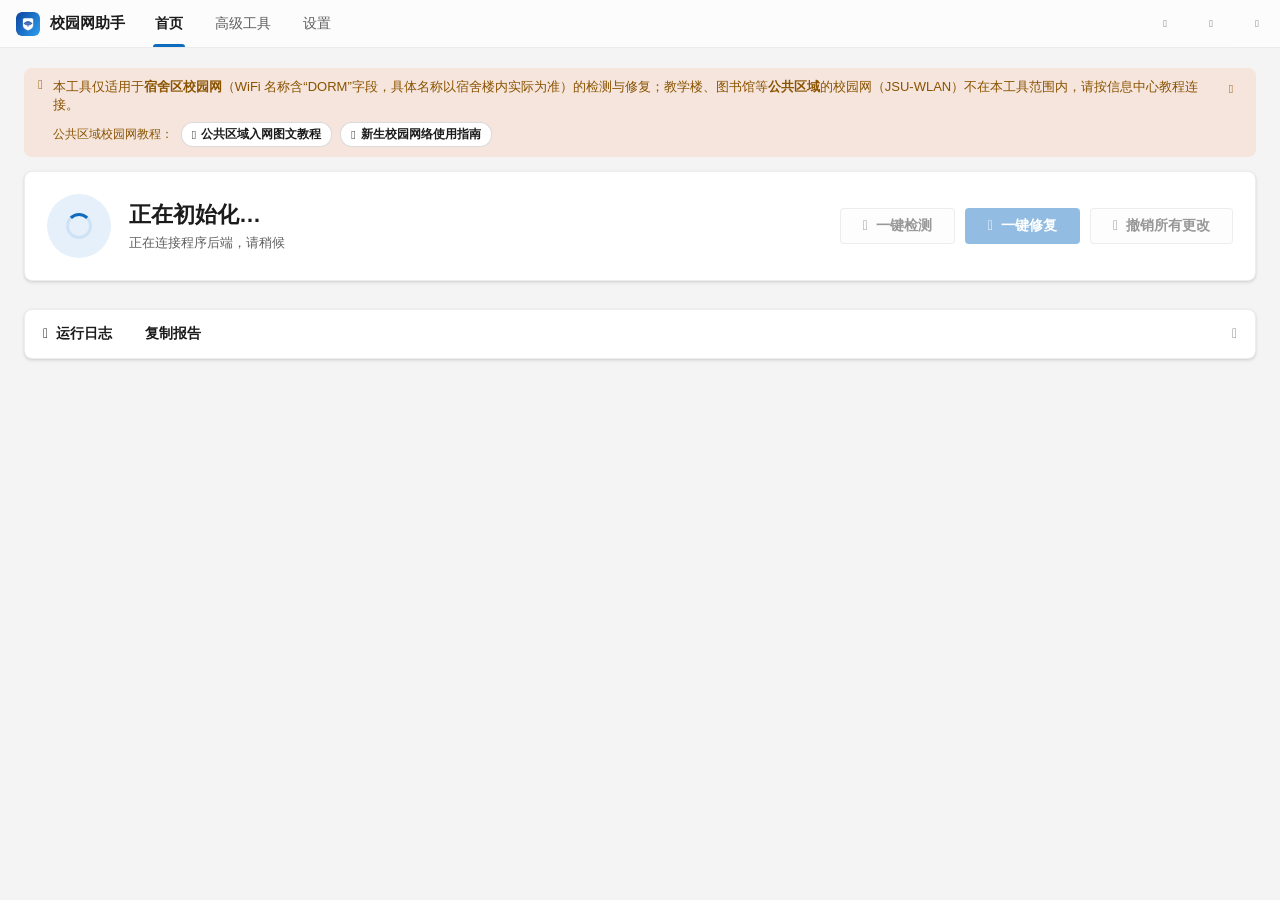
<file: windows/ui/index.html>
<!DOCTYPE html>
<html lang="zh-CN">
<head>
<meta charset="UTF-8">
<meta name="viewport" content="width=device-width, initial-scale=1.0">
<title>校园网助手</title>
<style>
/* ================= Fluent Design 基础 ================= */
:root{
  color-scheme:light;
  --bg:#f4f4f4;
  --card:#ffffff;
  --stroke:rgba(0,0,0,.07);
  --stroke-strong:rgba(0,0,0,.14);
  --text:#1b1b1b;
  --text2:#5f5f5f;
  --text3:#8a8a8a;
  --accent:#0f6cbd;
  --accent-hover:#115ea3;
  --accent-press:#0c3b5e;
  --accent-tint:rgba(15,108,203,.10);
  --ok:#107C10;
  --ok-tint:rgba(16,124,16,.10);
  --err:#c50f1f;
  --err-tint:rgba(197,15,31,.08);
  --warn:#F7630C;
  --warn-text:#8a5300;
  --warn-tint:rgba(247,99,12,.10);
  --title-bg:rgba(255,255,255,.72);
  --btn-bg:#fbfbfb;
  --btn-bg-hover:#f0f0f0;
  --btn-bg-active:#e6e6e6;
  --subtle-hover:rgba(0,0,0,.05);
  --chip-bg:#eaeaea;
  --skip-bg:#ededed;
  --skip-bar:#c8c8c8;
  --input-border:rgba(0,0,0,.4);
  --scroll-thumb:rgba(0,0,0,.22);
  --winbtn-hover:rgba(0,0,0,.06);
  --radius:8px;
  --shadow:0 1.6px 3.6px rgba(0,0,0,.12),0 .3px .9px rgba(0,0,0,.09);
  --shadow-big:0 8px 28px rgba(0,0,0,.22);
}
/* 深色主题：跟随系统亮/暗模式自动切换（同 Edge 浏览器行为） */
@media (prefers-color-scheme: dark){
  :root{
    color-scheme:dark;
    --bg:#202020;
    --card:#2b2b2b;
    --stroke:rgba(255,255,255,.09);
    --stroke-strong:rgba(255,255,255,.17);
    --text:#f5f5f5;
    --text2:#c8c8c8;
    --text3:#9a9a9a;
    --accent:#4cb0ff;
    --accent-hover:#69c1ff;
    --accent-press:#1a86e0;
    --accent-tint:rgba(76,176,255,.14);
    --ok:#6ccb5f;
    --ok-tint:rgba(108,203,95,.13);
    --err:#ff796b;
    --err-tint:rgba(255,121,107,.10);
    --warn:#f89b62;
    --warn-text:#ffb085;
    --warn-tint:rgba(248,155,98,.14);
    --title-bg:rgba(32,32,32,.72);
    --btn-bg:#3d3d3d;
    --btn-bg-hover:#474747;
    --btn-bg-active:#525252;
    --subtle-hover:rgba(255,255,255,.06);
    --chip-bg:#3a3a3a;
    --skip-bg:#3a3a3a;
    --skip-bar:#666666;
    --input-border:rgba(255,255,255,.4);
    --scroll-thumb:rgba(255,255,255,.25);
    --winbtn-hover:rgba(255,255,255,.08);
    --shadow:0 1.6px 3.6px rgba(0,0,0,.5),0 .3px .9px rgba(0,0,0,.4);
    --shadow-big:0 8px 28px rgba(0,0,0,.6);
  }
}
*{box-sizing:border-box;margin:0;padding:0}
html,body{height:100%}
body{
  font-family:"Segoe UI Variable Text","Segoe UI","Microsoft YaHei UI","Microsoft YaHei",sans-serif;
  font-size:14px;color:var(--text);background:var(--bg);
  overflow:hidden;
}
.ficon{font-family:"Segoe MDL2 Assets","Segoe Fluent Icons";font-style:normal;line-height:1}

/* ================= 标题栏（无边框窗口，自绘） ================= */
header{
  height:48px;display:flex;align-items:center;gap:16px;padding:0 0 0 16px;
  background:var(--title-bg);backdrop-filter:blur(18px);
  border-bottom:1px solid var(--stroke);position:relative;z-index:10;
  user-select:none;
}
.brand{display:flex;align-items:center;gap:10px;font-size:15px;font-weight:600;white-space:nowrap}
.brand .logo{width:24px;height:24px;border-radius:6px;object-fit:contain;flex:none}
.pivot{display:flex;gap:4px;height:100%}
.pivot-item{
  border:none;background:none;font:inherit;color:var(--text2);cursor:pointer;
  padding:0 14px;position:relative;
}
.pivot-item:hover{color:var(--text)}
.pivot-item.active{color:var(--text);font-weight:600}
.pivot-item.active::after{
  content:"";position:absolute;left:12px;right:12px;bottom:0;height:3px;
  border-radius:3px 3px 0 0;background:var(--accent);
}
.head-right{margin-left:auto;display:flex;align-items:center;gap:8px}
.chip{
  display:inline-flex;align-items:center;gap:6px;height:24px;padding:0 10px;
  border-radius:12px;font-size:12px;background:var(--chip-bg);color:var(--text2);
}
.chip.warn{background:var(--warn-tint);color:var(--warn-text)}
.chip.demo{background:var(--accent-tint);color:var(--accent)}
/* 窗口控制按钮（最小化/最大化/关闭） */
.win-controls{display:flex;align-self:stretch;flex:none}
.win-btn{
  width:46px;border:none;background:transparent;color:var(--text2);
  cursor:pointer;display:flex;align-items:center;justify-content:center;padding:0;
}
.win-btn .ficon{font-size:10px}
.win-btn:hover{background:var(--winbtn-hover);color:var(--text)}
.win-btn.close:hover{background:#e81123;color:#fff}

/* ================= 布局 ================= */
main{height:calc(100% - 48px);overflow-y:auto;padding:20px 24px 40px}
/* 内容区：默认铺满窗口；超宽屏(>1800px)封顶 1760px 居中，避免卡片过度拉伸 */
.view{display:none;max-width:1760px;margin:0 auto}
.view.active{display:block}
.hidden{display:none!important}

/* ================= 卡片与按钮 ================= */
.card{
  background:var(--card);border:1px solid var(--stroke);border-radius:var(--radius);
  box-shadow:var(--shadow);padding:16px 18px;
}
.btn{
  height:32px;padding:0 16px;border-radius:4px;border:1px solid var(--stroke-strong);
  background:var(--btn-bg);font:inherit;color:var(--text);cursor:pointer;
  display:inline-flex;align-items:center;gap:8px;white-space:nowrap;
  transition:background .12s;
}
.btn:hover{background:var(--btn-bg-hover)}
.btn:active{background:var(--btn-bg-active)}
.btn.accent{background:var(--accent);border-color:transparent;color:#fff}
.btn.accent:hover{background:var(--accent-hover)}
.btn.accent:active{background:var(--accent-press)}
.btn.subtle{border-color:transparent;background:transparent}
.btn.subtle:hover{background:var(--subtle-hover)}
.btn:disabled{opacity:.45;cursor:not-allowed}
.btn.big{height:36px;padding:0 22px;font-weight:600}

/* ================= Hero 状态区 ================= */
.hero{display:flex;align-items:center;gap:18px;padding:22px;flex-wrap:wrap}
.hero-icon{
  width:64px;height:64px;border-radius:50%;flex:none;
  display:flex;align-items:center;justify-content:center;font-size:30px;
}
.hero-icon.ok{background:var(--ok-tint);color:var(--ok)}
.hero-icon.bad{background:var(--warn-tint);color:var(--warn)}
.hero-icon.err{background:var(--err-tint);color:var(--err)}
.hero-icon.run{background:var(--accent-tint);color:var(--accent)}
.hero-text{flex:1;min-width:200px}
.hero-text h1{font-size:22px;font-weight:600;margin-bottom:4px}
.hero-text p{color:var(--text2);font-size:13px}
.hero-actions{display:flex;gap:10px;flex-wrap:wrap}

/* 旋转加载（Spinner） */
.spinner{
  width:26px;height:26px;border-radius:50%;flex:none;margin:19px 0;
  border:3px solid var(--accent-tint);border-top-color:var(--accent);
  animation:spin 1s linear infinite;
}
@keyframes spin{to{transform:rotate(360deg)}}

/* 进度条（Fluent 不定进度） */
.progress{margin:14px 0}
.pbar{position:relative;height:3px;border-radius:2px;background:var(--accent-tint);overflow:hidden}
.pbar::before{
  content:"";position:absolute;top:0;bottom:0;width:40%;background:var(--accent);
  border-radius:2px;animation:indet 1.8s cubic-bezier(.4,0,.6,1) infinite;
}
@keyframes indet{0%{left:-40%}100%{left:100%}}
.progress .ptext{margin-top:8px;color:var(--text2);font-size:12px}

/* 非管理员提示条 */
.banner{
  display:flex;gap:10px;align-items:flex-start;margin-bottom:14px;
  padding:10px 14px;border-radius:var(--radius);
  background:var(--warn-tint);color:var(--warn-text);font-size:13px;
}
.banner.danger{
  background:var(--err-tint);color:var(--err);
  border:1px solid var(--err);font-weight:600;
}
/* 提示条内的教程链接入口（清晰的按钮样式） */
.banner .blink{
  display:inline-flex;align-items:center;gap:5px;
  padding:3px 10px;border-radius:12px;font-size:12px;font-weight:600;
  background:var(--card);border:1px solid var(--stroke-strong);color:var(--text);
  text-decoration:none;
}
.banner .blink:hover{border-color:var(--accent);color:var(--accent)}
.banner .blink .ficon{font-size:12px}
.banner .close{
  margin-left:auto;flex:none;width:22px;height:22px;padding:0;line-height:1;
  border:none;background:transparent;color:inherit;cursor:pointer;border-radius:4px;font-size:12px;
}
.banner .close:hover{background:var(--subtle-hover)}

/* ================= 检测结果网格 ================= */
/* 检测结果网格：用 flex 流式布局，最后一行卡片自动拉伸铺满，避免右侧留白 */
.grid{display:flex;flex-wrap:wrap;gap:12px;margin-top:14px}
.grid>*{flex:1 1 250px;min-width:240px}
.check-card{padding:14px 16px;display:flex;flex-direction:column;gap:8px}
.check-head{display:flex;align-items:center;gap:10px}
.check-head .ficon{font-size:18px}
.check-head .title{font-weight:600;flex:1}
.status-pill{
  display:inline-flex;align-items:center;gap:4px;height:22px;padding:0 8px;
  border-radius:11px;font-size:12px;
}
.status-pill .ficon{font-size:12px}
.status-pill.ok{background:var(--ok-tint);color:var(--ok)}
.status-pill.fail{background:var(--err-tint);color:var(--err)}
.status-pill.warn{background:var(--warn-tint);color:var(--warn-text)}
.status-pill.skip{background:#ededed;color:var(--text3)}
.check-card{position:relative;overflow:hidden}
.check-card.ok::before{background:var(--ok)}
.check-card.fail::before{background:var(--err)}
.check-card.warn::before{background:var(--warn)}
.check-card.skip::before{background:var(--skip-bar)}
.check-detail{color:var(--text2);font-size:13px;min-height:18px}
.block{border-radius:6px;padding:8px 10px;font-size:13px;line-height:1.55}
.block .bt{font-weight:600;display:flex;align-items:center;gap:6px;margin-bottom:2px}
.block.problem{background:var(--err-tint);color:var(--err)}
.block.fix{background:var(--accent-tint);color:var(--accent)}

/* ================= 操作记录 / 日志 ================= */
.section-card{margin-top:14px;padding:0;overflow:hidden}
.section-card>summary{
  list-style:none;cursor:pointer;padding:12px 18px;font-weight:600;
  display:flex;align-items:center;gap:8px;user-select:none;
}
.section-card>summary::-webkit-details-marker{display:none}
.section-card>summary .chev{margin-left:auto;transition:transform .15s;color:var(--text3)}
.section-card[open]>summary .chev{transform:rotate(180deg)}
#actionsList{list-style:none;padding:0 18px 14px}
#actionsList li{
  display:flex;gap:10px;align-items:flex-start;padding:8px 0;
  border-top:1px solid var(--stroke);font-size:13px;
}
#actionsList .step{font-weight:600}
#actionsList .ad{color:var(--text2)}
.aicon{flex:none;font-size:14px;margin-top:1px}
.aicon.success{color:var(--ok)}
.aicon.fail{color:var(--err)}
.aicon.skip{color:var(--text3)}
#logBox{
  font-family:Consolas,"Courier New",monospace;font-size:12px;line-height:1.7;
  color:var(--text2);padding:0 18px 14px;white-space:pre-wrap;word-break:break-all;
  max-height:240px;overflow-y:auto;
}

/* ================= 高级工具 ================= */
.tool-grid{display:grid;grid-template-columns:repeat(auto-fit,minmax(300px,1fr));gap:12px}
.tool-card{display:flex;gap:14px;align-items:flex-start}
.tool-icon{
  width:40px;height:40px;border-radius:8px;background:var(--accent-tint);
  color:var(--accent);display:flex;align-items:center;justify-content:center;
  font-size:18px;flex:none;
}
.tool-card h3{font-size:14px;margin-bottom:4px}
.tool-card p{color:var(--text2);font-size:12.5px;line-height:1.5;margin-bottom:10px}
h2.group{font-size:16px;font-weight:600;margin:22px 0 10px}
h2.group:first-child{margin-top:0}

/* ================= 设置页 ================= */
.form-grid{display:grid;grid-template-columns:repeat(auto-fit,minmax(280px,1fr));gap:12px 16px}
.field label{display:block;font-size:13px;font-weight:600;margin-bottom:5px}
.field input,.field select{
  width:100%;height:32px;padding:0 10px;border-radius:4px;font:inherit;
  border:1px solid var(--input-border);background:var(--card);color:var(--text);
  outline:none;
}
.field input:focus,.field select:focus{border-color:var(--accent);border-bottom-width:2px}
.field .cap{font-size:11.5px;color:var(--text3);margin-top:4px}
.form-foot{display:flex;gap:10px;margin-top:18px;align-items:center}
.save-msg{font-size:13px;color:var(--ok)}
.save-msg.err{color:var(--err)}

/* ================= 弹窗（Fluent Dialog） ================= */
.modal{
  position:fixed;inset:0;background:rgba(0,0,0,.4);z-index:100;
  display:flex;align-items:center;justify-content:center;
}
.modal-card{
  width:440px;max-width:92vw;background:var(--card);border-radius:var(--radius);
  box-shadow:var(--shadow-big);padding:22px 24px;
}
.modal-card h2{font-size:18px;font-weight:600;margin-bottom:6px}
.modal-card .sub{color:var(--text2);font-size:13px;margin-bottom:16px}
.modal-card .field{margin-bottom:12px}
.modal-foot{display:flex;justify-content:flex-end;gap:10px;margin-top:18px}
.or-divider{
  display:flex;align-items:center;gap:12px;margin:16px 0 12px;
  color:var(--text3);font-size:12px;
}
.or-divider::before,.or-divider::after{content:"";flex:1;height:1px;background:var(--stroke-strong)}
.cap{font-size:11.5px;color:var(--text3)}

/* WiFi 候选列表 */
.wifi-list{
  max-height:230px;overflow-y:auto;border:1px solid var(--stroke);border-radius:6px;
}
.wifi-item{
  display:flex;align-items:center;gap:10px;padding:8px 12px;cursor:pointer;
  border-bottom:1px solid var(--stroke);font-size:13px;
}
.wifi-item:last-child{border-bottom:none}
.wifi-item:hover{background:var(--accent-tint)}
.wifi-item input{accent-color:var(--accent);flex:none}
.wifi-item .wssid{flex:1;font-weight:600;word-break:break-all}
.wifi-item .wsig{color:var(--text3);font-size:12px;flex:none}
.wifi-item .wtag{
  flex:none;font-size:11px;padding:1px 7px;border-radius:9px;
  background:var(--skip-bg);color:var(--text2);
}
.wifi-item .wtag.open{background:var(--ok-tint);color:var(--ok)}
.wifi-item .wtag.cur{background:var(--accent-tint);color:var(--accent)}

/* 滚动条 */
::-webkit-scrollbar{width:10px}
::-webkit-scrollbar-thumb{background:var(--scroll-thumb);border-radius:5px;border:2px solid var(--bg)}
::-webkit-scrollbar-thumb:hover{background:var(--accent)}
</style>
</head>
<body>

<!-- 事件接收函数需最早定义，供 Python 端 evaluate_js 调用 -->
<script>
window.__onEvent = function (payload) {
  try { handleEvent(payload); } catch (e) { console.error("handleEvent error:", e, payload); }
};
</script>

<header>
  <div class="brand">
    <img class="logo" src="logo.png" alt="logo">
    <span>校园网助手</span>
    <span id="demoChip" class="chip demo hidden">演示模式（未连接后端）</span>
  </div>
  <nav class="pivot">
    <button class="pivot-item active" data-view="home">首页</button>
    <button class="pivot-item" data-view="tools">高级工具</button>
    <button class="pivot-item" data-view="settings">设置</button>
  </nav>
  <div class="head-right">
    <span id="adminChip" class="chip warn hidden"><span class="ficon">&#xE7BA;</span>未以管理员身份运行</span>
  </div>
  <div class="win-controls nodrag">
    <button id="winMin" class="win-btn" title="最小化"><span class="ficon">&#xE921;</span></button>
    <button id="winMax" class="win-btn" title="最大化"><span class="ficon" id="winMaxIcon">&#xE922;</span></button>
    <button id="winClose" class="win-btn close" title="关闭"><span class="ficon">&#xE8BB;</span></button>
  </div>
</header>

<main>
  <!-- ================= 首页 ================= -->
  <section id="view-home" class="view active">
    <div id="scopeBanner" class="banner">
      <span class="ficon">&#xE946;</span>
      <div style="flex:1">
        <div>本工具仅适用于<b>宿舍区校园网</b>（WiFi 名称含“<span id="scopeKeyword">DORM</span>”字段，具体名称以宿舍楼内实际为准）的检测与修复；教学楼、图书馆等<b>公共区域</b>的校园网（JSU-WLAN）不在本工具范围内，请按信息中心教程连接。</div>
        <div style="margin-top:8px;display:flex;flex-wrap:wrap;gap:8px;align-items:center">
          <span style="font-size:12px">公共区域校园网教程：</span>
          <a class="blink" href="#" data-url="https://nic.jsu.edu.cn/fwzn/wljr/cysz/ee4c8a1479144ac2af2b814e37c316ce.htm"><span class="ficon">&#xE8A7;</span>公共区域入网图文教程</a>
          <a class="blink" href="#" data-url="https://nic.jsu.edu.cn/xwgg/tzgg/227b7dfe9e4741f99e6918b8c37c7a98.htm"><span class="ficon">&#xE8A7;</span>新生校园网络使用指南</a>
        </div>
      </div>
      <button class="close ficon" id="btnScopeClose" title="不再显示">&#xE711;</button>
    </div>

    <div id="adminBanner" class="banner hidden">
      <span class="ficon">&#xE7BA;</span>
      <span>当前程序未以<b>管理员身份</b>运行，修复时将无法修改 IP / DNS 等网络设置。请关闭程序后，右键选择“以管理员身份运行”。</span>
    </div>

    <div id="nonCampusBanner" class="banner danger hidden">
      <span class="ficon">&#xE711;</span>
      <span>⚠ 当前并非<b>校园网环境</b>，<b>请勿点击“一键修复”</b>，以免修改网络配置导致当前网络无法上网。下方 DNS / 代理等检测结果仅供参考，请手动处理。</span>
    </div>

    <div class="hero card">
      <div id="heroIcon" class="hero-icon run"><span class="spinner"></span></div>
      <div class="hero-text">
        <h1 id="heroTitle">正在初始化…</h1>
        <p id="heroSub">正在连接程序后端，请稍候</p>
      </div>
      <div class="hero-actions">
        <button id="btnDiagnose" class="btn big" disabled>
          <span class="ficon">&#xE72C;</span>一键检测
        </button>
        <button id="btnRepair" class="btn big accent" disabled>
          <span class="ficon">&#xE90F;</span>一键修复
        </button>
        <button id="btnRevert" class="btn big" disabled title="把系统恢复到本工具修改前的状态">
          <span class="ficon">&#xE7A7;</span>撤销所有更改
        </button>
      </div>
    </div>

    <div id="progressWrap" class="progress hidden">
      <div class="pbar"></div>
      <div class="ptext" id="progressText">正在执行…</div>
    </div>

    <div id="checksGrid" class="grid"></div>

    <details id="actionsCard" class="card section-card hidden">
      <summary><span class="ficon">&#xE9D2;</span>已执行的修复操作<span class="ficon chev">&#xE70D;</span></summary>
      <ul id="actionsList"></ul>
    </details>

    <details id="logCard" class="card section-card">
      <summary><span class="ficon">&#xE7C3;</span>运行日志
        <span class="btn subtle" id="btnCopyReport" style="height:24px;margin-left:8px">复制报告</span>
        <span class="ficon chev">&#xE70D;</span></summary>
      <div id="logBox"></div>
    </details>
  </section>

  <!-- ================= 高级工具 ================= -->
  <section id="view-tools" class="view">
    <h2 class="group">手动修复工具</h2>
    <p style="color:var(--text2);font-size:13px;margin-bottom:12px">
      以下工具供熟悉网络设置的用户手动操作，普通用户直接使用首页的“一键修复”即可。修改后可回到首页重新检测。</p>
    <div class="tool-grid" id="toolGrid"></div>

    <h2 class="group">诊断详情（原始数据）</h2>
    <div class="card"><pre id="rawReport" style="font-size:12px;color:var(--text2);white-space:pre-wrap;word-break:break-all">暂无数据，请先在首页执行检测。</pre></div>
  </section>

  <!-- ================= 设置 ================= -->
  <section id="view-settings" class="view">
    <div id="settingsForm"></div>
    <div class="form-foot">
      <button id="btnSaveCfg" class="btn accent big"><span class="ficon">&#xE74E;</span>保存设置</button>
      <button id="btnResetCfg" class="btn"><span class="ficon">&#xE777;</span>恢复默认</button>
      <span id="saveMsg" class="save-msg"></span>
    </div>
  </section>
</main>

<!-- 登录弹窗 -->
<div id="loginModal" class="modal hidden">
  <div class="modal-card">
    <h2>校园网认证登录</h2>
    <p class="sub">检测到校园网认证已失效，请选择一种方式完成认证。</p>
    <div class="field"><label>学号</label><input id="inSid" type="text" autocomplete="off"></div>
    <div class="field"><label>密码</label><input id="inPwd" type="password"></div>
    <div class="field"><label>运营商线路</label><select id="inCarrier"></select></div>
    <div class="modal-foot">
      <button class="btn" id="btnCredCancel">跳过</button>
      <button class="btn accent" id="btnCredOk">登录</button>
    </div>
    <div class="or-divider"><span>或者</span></div>
    <button class="btn big" id="btnPortal" style="width:100%">
      <span class="ficon">&#xE774;</span>打开认证页面登录（推荐）
    </button>
    <p class="cap" style="text-align:center;margin-top:8px">
      弹出校园网登录页面，登录成功后本程序会自动继续，并自动记住账号与运营商线路。</p>
    <p id="portalWait" class="sub hidden" style="color:var(--accent);text-align:center;margin-top:6px">
      已打开认证页面，请在弹出的窗口中完成登录，成功后本窗口自动关闭…</p>
  </div>
</div>

<!-- WiFi 选择弹窗 -->
<div id="wifiModal" class="modal hidden">
  <div class="modal-card">
    <h2>选择校园 WiFi</h2>
    <p class="sub" id="wifiSub">未检测到已连接的校园无线网络，请选择要连接的 WiFi：</p>
    <div id="wifiList" class="wifi-list"></div>
    <div class="or-divider"><span>或者</span></div>
    <div class="field">
      <label>手动输入 WiFi 名称</label>
      <input id="inWifiManual" type="text" placeholder="例如：JSU-WLAN-DORM-5G" spellcheck="false">
      <div class="cap">列表为空或不完整时可直接输入；选中的名称会被记住，下次自动连接。</div>
    </div>
    <div class="modal-foot">
      <button class="btn" id="btnWifiSkip">跳过</button>
      <button class="btn accent" id="btnWifiOk">连接</button>
    </div>
  </div>
</div>

<!-- 网卡选择弹窗 -->
<div id="adapterModal" class="modal hidden">
  <div class="modal-card">
    <h2>选择要保留的网卡</h2>
    <p class="sub">检测到多张网卡同时连接校园网。若认证系统限制终端数量，会互相挤下线（反复掉线）；请选择保留一张，其余网卡将被暂时禁用（之后可在“控制面板 → 网络连接”中重新开启）。</p>
    <div id="adapterList" class="wifi-list"></div>
    <div class="modal-foot">
      <button class="btn" id="btnAdapterSkip">跳过</button>
      <button class="btn accent" id="btnAdapterOk">保留</button>
    </div>
  </div>
</div>

<script>
/* ======================= 全局状态 ======================= */
const $ = s => document.querySelector(s);
const STATE = {
  api: null,            // 后端接口（pywebview 或演示模拟）
  config: {}, defaults: {}, carriers: {}, is_admin: true,
  busy: false, demo: false, lastReport: null,
};

/* ======================= 后端对接 ======================= */
// 注意：pywebview 在页面早期就注入 window.pywebview = {api: {}}，
// 但此时 api 是空对象——真正的接口方法要等 finish.js 执行（_createApi）
// 并派发 pywebviewready 事件后才挂上来。若只判断 window.pywebview.api
// 是否存在（空对象也是 truthy），WebView2 冷启动时会在桥接就绪前调用
// 后端方法并抛 TypeError，导致初始化永久中断、界面一直卡在“连接后端”。
function backendReady() {
  return !!(window.pywebview && window.pywebview.api &&
    typeof window.pywebview.api.get_initial_state === "function");
}
function waitBackend() {
  return new Promise(resolve => {
    if (backendReady()) return resolve("pywebview");
    let done = false;
    const finish = mode => { if (!done) { done = true; resolve(mode); } };
    // 官方就绪事件（页面脚本晚于注入时兜底用下面的轮询）
    window.addEventListener("pywebviewready", () => finish("pywebview"), { once: true });
    const t0 = Date.now();
    const timer = setInterval(() => {
      if (backendReady()) {
        clearInterval(timer);
        finish("pywebview");
      } else if (!window.pywebview && Date.now() - t0 > 3000) {
        // 纯浏览器打开（api.js 由 WebView2 在文档创建时注入，正常情况下
        // 页面脚本运行时 window.pywebview 已存在）：进入演示模式
        clearInterval(timer);
        finish("demo");
      } else if (Date.now() - t0 > 30000) {
        // WebView2 环境但桥接迟迟未就绪：按 pywebview 处理（调用处会重试）
        clearInterval(timer);
        finish("pywebview");
      }
    }, 150);
  });
}

function makeDemoApi() { // 无 pywebview 时（如直接用浏览器打开）提供演示数据
  const emit = (type, data) => setTimeout(() => window.__onEvent(Object.assign({ type }, data)), 0);
  const demoConfig = { gateway: "192.168.254.17", auth_url: "http://192.168.254.17/drcom/login",
    portal_url: "http://192.168.254.17/", status_url: "http://192.168.254.17/drcom/chkstatus",
    carrier: "cmcc", wifi_ssid: "JSU-WLAN-DORM", wifi_keyword: "DORM", public_test_host: "223.5.5.5",
    test_domain: "www.baidu.com", dns_primary: "223.5.5.5", dns_secondary: "223.6.6.6",
    campus_dns_primary: "210.43.64.10", campus_dns_secondary: "210.43.64.11",
    ping_timeout: 10, login_timeout: 5, last_account: "" };
  const report = {
    ok: false, summary: "发现 2 个问题",
    checks: [
      { key: "adapter",  title: "网络连接", status: "ok",   detail: "检测到可用连接：以太网", problem: "", fix: "" },
      { key: "external", title: "外网连通", status: "warn", detail: "暂时无法访问 223.5.5.5",
        problem: "无法访问公共互联网", fix: "校园网环境可能是未认证，请继续查看下方认证检测结果；非校园网环境请检查网络连接" },
      { key: "signal",   title: "WiFi 信号强度", status: "skip", detail: "当前使用有线网络，跳过", problem: "", fix: "" },
      { key: "intranet", title: "校园网内网", status: "ok", detail: "已连通网关 192.168.254.17", problem: "", fix: "" },
      { key: "auth",     title: "校园网认证", status: "fail",
        problem: "可访问内网，但无法访问外网（认证已失效或未认证）",
        fix: "使用“一键修复”并输入学号密码重新认证（注意选择运营商线路）" },
      { key: "dns",      title: "域名解析", status: "skip", detail: "因上层检测未通过，已跳过", problem: "", fix: "" },
      { key: "proxy",    title: "系统代理", status: "warn",
        problem: "检测到系统代理已开启（127.0.0.1:7890），多为此前代理/加速软件残留，会导致登录校园网后浏览器仍然无法打开网页",
        fix: "使用“一键修复”自动关闭；也可到 Windows 设置 → 网络和 Internet → 代理 中手动关闭" },
    ],
    actions: [
      { step: "清除 DNS 缓存", result: "success", detail: "" },
      { step: "登录校园网认证", result: "fail", detail: "演示数据：登录被拒绝" },
    ],
  };
  // 演示：非校园网环境（家庭宽带 / 手机热点）
  const nonCampusReport = {
    ok: false, summary: "当前并非校园网环境", non_campus: true, external_ok: true,
    checks: [
      { key: "adapter",  title: "网络连接", status: "ok",   detail: "检测到可用连接：WLAN", problem: "", fix: "" },
      { key: "external", title: "外网连通", status: "ok",   detail: "网络正常（223.5.5.5 可达）", problem: "", fix: "" },
      { key: "signal",   title: "WiFi 信号强度", status: "ok", detail: "信号良好（-45 dBm），连接的是附近 AP", problem: "", fix: "" },
      { key: "intranet", title: "校园网内网", status: "warn",
        problem: "无法连通校园网网关 192.168.254.17，当前很可能并非校园网环境",
        fix: "本工具专为校园网设计，非校园网环境下请勿点击“一键修复”，以免修改网络配置导致当前网络无法上网。" },
      { key: "auth",     title: "校园网认证", status: "skip", detail: "非校园网环境，无法检测校园网认证状态", problem: "", fix: "" },
      { key: "dns",      title: "域名解析", status: "ok", detail: "www.baidu.com 解析正常", problem: "", fix: "" },
      { key: "proxy",    title: "系统代理", status: "ok", detail: "未开启系统代理，不会影响网页访问", problem: "", fix: "" },
    ],
    actions: [],
  };
  const logs = ["开始网络诊断...", "正在检测外网连通性（223.5.5.5）...",
    "正在检测内网连通性（网关 192.168.254.17）...",
    "正在检测系统代理设置...",
    "诊断完成：网络正常，但当前不在校园网环境，已禁用一键修复。"];
  const finishOk = account => { // 演示：模拟修复成功收尾
    emit("log", { text: "域名解析正常，网络完全正常。" });
    const okReport = JSON.parse(JSON.stringify(report));
    okReport.checks = okReport.checks.map(c => ({ ...c, status: "ok", problem: "", fix: "" }));
    okReport.ok = true; okReport.summary = "网络一切正常";
    okReport.actions.push({ step: account ? "使用账号 " + account + " 登录校园网认证" : "通过认证页面完成登录",
      result: "success", detail: "" });
    setTimeout(() => { emit("done", { report: okReport }); emit("busy", { running: false }); }, 400);
  };
  return {
    async get_initial_state() {
      return { config: demoConfig, defaults: Object.assign({}, demoConfig),
        carriers: { cmcc: "中国移动", ctcc: "中国电信", cucc: "中国联通" }, is_admin: false };
    },
    start_diagnose() {
      emit("busy", { running: true });
      const diagLogs = ["开始网络诊断（仅检测，不会修改系统设置）...",
        "正在检测网络连接...", "正在检测内网连通性（网关 192.168.254.17）...",
        "网关不可达，判定当前并非校园网环境。", "正在检测域名解析（www.baidu.com）...",
        "正在检测系统代理设置...",
        "诊断完成：当前并非校园网环境，已禁用一键修复，仅展示 DNS / 代理等通用检测结果。"];
      diagLogs.forEach((t, i) => setTimeout(() => emit("log", { text: t }), 350 * (i + 1)));
      setTimeout(() => { emit("done", { report: nonCampusReport }); emit("busy", { running: false }); }, 350 * (diagLogs.length + 1));
    },
    // 演示“一键修复”：先自动处理，然后弹出 WiFi 选择窗口
    start_repair() {
      emit("busy", { running: true });
      const rlogs = ["开始一键修复...", "检测到系统代理已开启（127.0.0.1:7890），正在自动关闭...",
        "系统代理已关闭。", "未检测到可用的校园网连接，将尝试连接校园无线网络...",
        "正在扫描周围的无线网络...", "已按关键字 “DORM” 筛选出 3 个候选网络。"];
      rlogs.forEach((t, i) => setTimeout(() => emit("log", { text: t }), 350 * (i + 1)));
      setTimeout(() => emit("wifi_request", {
        candidates: [
          { ssid: "JSU-WLAN-DORM", signal: 82, auth: "开放式" },
          { ssid: "JSU-WLAN-DORM-5G", signal: 64, auth: "开放式" },
          { ssid: "DORM-Area2", signal: 40, auth: "开放式" },
        ], current: "", keyword: "DORM"
      }), 350 * (rlogs.length + 1));
    },
    submit_wifi_choice(ssid) {
      if (ssid) {
        emit("log", { text: "已成功连接无线网络 " + ssid + "。" });
        setTimeout(() => emit("log", { text: "无法访问外网，需要登录校园网认证。" }), 500);
        setTimeout(() => emit("creds_request", { last_account: "", carrier: "cmcc" }), 1000);
      } else {
        emit("log", { text: "已跳过 WiFi 选择。" });
        setTimeout(() => { emit("done", { report }); emit("busy", { running: false }); }, 400);
      }
    },
    submit_adapter_choice(name) {
      if (name) emit("log", { text: "已保留网卡 " + name + "，其余网卡已暂时禁用。" });
      else emit("log", { text: "已跳过多网卡处理。" });
    },
    start_portal_login() {
      emit("log", { text: "演示模式：正在打开认证页面 http://192.168.254.17/ ..." });
      emit("portal_opened", { url: "http://192.168.254.17/" });
      setTimeout(() => emit("log", { text: "检测到认证已生效。" }), 2500);
      setTimeout(() => emit("log", { text: "读取到认证账号：2024001@cmcc" }), 3000);
      setTimeout(() => emit("portal_login_success", { account: "2024001@cmcc", carrier: "cmcc" }), 3200);
      setTimeout(() => finishOk("2024001@cmcc"), 4200);
    },
    submit_credentials(sid, pwd) {
      if (sid && pwd) {
        emit("log", { text: "正在使用 中国移动 线路登录校园网..." });
        setTimeout(() => emit("log", { text: "登录成功。" }), 800);
        setTimeout(() => finishOk(sid), 1600);
      } else {
        setTimeout(() => { emit("done", { report }); emit("busy", { running: false }); }, 400);
      }
    },
    async save_config() { return { ok: true, config: STATE.config }; },
    async reset_config() { return { ok: true, config: STATE.config }; },
    run_tool() { emit("log", { text: "演示模式：工具未实际执行。" }); emit("done", { report: null }); },
    revert_all() {
      emit("log", { text: "演示模式：撤销操作未实际执行。" });
      emit("done", { report: { ok: true, kind: "revert", summary: "撤销完成", checks: [], actions: [
        { step: "撤销 - 恢复系统代理原设置", result: "success" },
        { step: "撤销 - 重新启用网卡 以太网", result: "success" },
        { step: "撤销 - 恢复 WLAN 的静态 DNS（210.43.64.10、210.43.64.11）", result: "success" }
      ] } });
      emit("busy", { running: false });
    },
  };
}

/* ======================= 事件处理（Python 推送） ======================= */
function handleEvent(p) {
  switch (p.type) {
    case "log":     appendLog(p.text); break;
    case "busy":    setBusy(!!p.running, p.task || ""); break;
    case "wifi_request": openWifiModal(p.candidates || [], p.current || "", p.keyword || ""); break;
    case "adapter_request": openAdapterModal(p.candidates || []); break;
    case "creds_request": openLoginModal(p.last_account, p.carrier); break;
    case "portal_opened": $("#portalWait").classList.remove("hidden"); break;
    case "portal_login_success": closeLoginModal(); break;
    case "portal_closed": $("#portalWait").classList.add("hidden"); break;
    case "window_state": setMaxIcon(!!p.maximized); break;
    case "done":
      setBusy(false);
      if (p.report) { STATE.lastReport = p.report; renderReport(p.report); }
      break;
  }
}

/* ======================= 视图切换 ======================= */
document.querySelectorAll(".pivot-item").forEach(btn => {
  btn.addEventListener("click", () => {
    document.querySelectorAll(".pivot-item").forEach(b => b.classList.remove("active"));
    btn.classList.add("active");
    document.querySelectorAll(".view").forEach(v => v.classList.remove("active"));
    $("#view-" + btn.dataset.view).classList.add("active");
  });
});

/* ======================= 首页渲染 ======================= */
const HERO = {
  init: { cls: "run", title: "正在初始化…" },
  busy: { cls: "run", title: "正在检测…" },
  ok:   { cls: "ok",  icon: "&#xE73E;", title: "网络一切正常", sub: "所有检测项均已通过，如遇问题可重新检测" },
  bad:  { cls: "bad", icon: "&#xE7BA;", title: "发现问题", sub: "请点击“一键修复”，程序将自动处理以下问题" },
  dead: { cls: "err", icon: "&#xE711;", title: "网络连接故障", sub: "可尝试“一键修复”让电脑自动重新获取 IP；若无效请按卡片提示检查网线 / WiFi，或联系网络管理员" },
  noncampus: { cls: "err", icon: "&#xE711;", title: "非校园网环境", sub: "已禁用一键修复，仅展示 DNS / 代理等通用检测结果" },
};
function setHero(mode, title, sub) {
  const h = HERO[mode];
  const iconEl = $("#heroIcon");
  iconEl.className = "hero-icon " + h.cls;
  iconEl.innerHTML = mode === "busy" || mode === "init"
    ? '<span class="spinner"></span>' : '<span class="ficon">' + h.icon + "</span>";
  $("#heroTitle").textContent = title || h.title;
  $("#heroSub").textContent = sub || h.sub;
}

function setBusy(running, task) {
  STATE.busy = running;
  if (running) {
    // 开始新任务时重置非校园网标记，等待本次检测结果重新判定
    STATE.non_campus = false;
    $("#nonCampusBanner").classList.add("hidden");
    $("#btnRepair").title = "";
  }
  // 修复按钮额外受 non_campus 状态约束（非校园网环境下始终禁用）
  $("#btnDiagnose").disabled = running || !STATE.api;
  $("#btnRepair").disabled = running || STATE.non_campus || !STATE.api;
  $("#btnRevert").disabled = running || !STATE.api;
  $("#progressWrap").classList.toggle("hidden", !running);
  if (running) {
    var action = task === "repair" ? "自动修复" : task === "revert" ? "撤销操作"
      : task === "tool" ? "执行操作" : "自动检测";
    setHero("busy", "正在执行，请稍候…", "程序正在" + action + "，可展开下方“运行日志”查看进度");
  }
}

function renderReport(rep) {
  // 撤销报告：无检查项，仅列出每一步撤销动作
  if (rep.kind === "revert") {
    setHero(rep.ok ? "ok" : "bad", rep.summary,
            rep.ok ? "系统已恢复到本工具修改前的状态，可重新排查网络问题"
                   : "部分更改未能撤销，可再次尝试或查看运行日志手动恢复");
    $("#checksGrid").innerHTML = "";
    const acts = rep.actions || [];
    $("#actionsCard").classList.toggle("hidden", acts.length === 0);
    const AI = { success: ['success', '&#xE73E;'], fail: ['fail', '&#xE711;'], skip: ['skip', '&#xE946;'] };
    $("#actionsList").innerHTML = acts.map(a => {
      const i = AI[a.result] || AI.skip;
      return `<li><span class="ficon aicon ${i[0]}">${i[1]}</span>
        <span><span class="step">${esc(a.step)}</span>
        ${a.detail ? `<span class="ad"> — ${esc(a.detail)}</span>` : ""}</span></li>`;
    }).join("");
    $("#rawReport").textContent = JSON.stringify(rep, null, 2);
    return;
  }

  const fails = rep.checks.filter(c => c.status === "fail");
  const warns = rep.checks.filter(c => c.status === "warn");
  const isNonCampus = !!rep.non_campus;
  const externalOk = !!rep.external_ok;
  STATE.non_campus = isNonCampus;
  $("#nonCampusBanner").classList.toggle("hidden", !isNonCampus);
  if (isNonCampus) {
    // 非校园网但外网通：网络正常，只是不在校园网环境
    if (externalOk) {
      setHero("noncampus", "网络正常，但不在校园网环境", "你的网络连接是正常的，但无法连通校园网网关。一键修复已禁用，连接校园网 WiFi 后重新检测即可恢复。");
    } else {
      setHero("noncampus");
    }
  } else if (rep.ok) {
    setHero("ok");
  } else if (fails.some(c => c.key === "adapter" || c.key === "intranet")) {
    setHero("dead");
  } else {
    setHero("bad", "发现 " + (fails.length + warns.length) + " 个问题");
  }
  // 非校园网环境下禁用一键修复（避免修改网络配置导致断网）
  $("#btnRepair").disabled = isNonCampus || STATE.busy || !STATE.api;
  if (isNonCampus) $("#btnRepair").title = "当前并非校园网环境，已禁用一键修复";

  $("#checksGrid").innerHTML = rep.checks.map(c => {
    const pill = { ok: ['ok', '&#xE73E;', '正常'], fail: ['fail', '&#xE711;', '异常'],
                   warn: ['warn', '&#xE7BA;', '注意'],
                   skip: ['skip', '&#xE946;', '跳过'] }[c.status] || ['skip', '&#xE946;', '—'];
    return `<div class="check-card card ${c.status}">
      <div class="check-head">
        <span class="title">${c.title}</span>
        <span class="status-pill ${pill[0]}"><span class="ficon">${pill[1]}</span>${pill[2]}</span>
      </div>
      ${c.detail ? `<div class="check-detail">${esc(c.detail)}</div>` : ""}
      ${c.problem ? `<div class="block problem"><div class="bt"><span class="ficon">&#xE7BA;</span>检测出的问题</div>${esc(c.problem)}</div>` : ""}
      ${c.fix ? `<div class="block fix"><div class="bt"><span class="ficon">&#xE90F;</span>修复手段</div>${esc(c.fix)}</div>` : ""}
    </div>`;
  }).join("");

  const acts = rep.actions || [];
  $("#actionsCard").classList.toggle("hidden", acts.length === 0);
  const AI = { success: ['success', '&#xE73E;'], fail: ['fail', '&#xE711;'], skip: ['skip', '&#xE946;'] };
  $("#actionsList").innerHTML = acts.map(a => {
    const i = AI[a.result] || AI.skip;
    return `<li><span class="ficon aicon ${i[0]}">${i[1]}</span>
      <span><span class="step">${esc(a.step)}</span>
      ${a.detail ? `<span class="ad"> — ${esc(a.detail)}</span>` : ""}</span></li>`;
  }).join("");

  $("#rawReport").textContent = JSON.stringify(rep, null, 2);
  if (!rep.ok && fails.length) $("#actionsCard").open = true;
}

function esc(s) {
  return String(s).replace(/[&<>"']/g, m => ({ "&": "&amp;", "<": "&lt;", ">": "&gt;", '"': "&quot;", "'": "&#39;" }[m]));
}

function appendLog(text) {
  const box = $("#logBox");
  const line = document.createElement("div");
  const t = new Date().toTimeString().slice(0, 8);
  line.textContent = `[${t}] ${text}`;
  box.appendChild(line);
  // 限制日志行数，避免长时间运行后 DOM 节点过多导致界面卡顿
  while (box.childElementCount > 500) {
    box.removeChild(box.firstChild);
  }
  box.scrollTop = box.scrollHeight;
  if (STATE.busy) $("#progressText").textContent = text;
}

/* ======================= 登录弹窗 ======================= */
function openLoginModal(lastAccount, carrier) {
  fillCarrierSelect($("#inCarrier"), carrier || STATE.config.carrier || "cmcc");
  $("#inSid").value = lastAccount || STATE.config.last_account || "";
  $("#inPwd").value = "";
  $("#portalWait").classList.add("hidden");
  $("#loginModal").classList.remove("hidden");
  $("#inSid").focus();
}
function closeLoginModal() {
  $("#loginModal").classList.add("hidden");
  $("#portalWait").classList.add("hidden");
}

$("#btnCredOk").addEventListener("click", () => {
  STATE.api.submit_credentials($("#inSid").value.trim(), $("#inPwd").value, $("#inCarrier").value);
  closeLoginModal();
});
$("#btnCredCancel").addEventListener("click", () => {
  STATE.api.submit_credentials("", "", "");
  closeLoginModal();
});
$("#btnPortal").addEventListener("click", () => {
  $("#portalWait").classList.remove("hidden");
  STATE.api.start_portal_login();
});
document.addEventListener("keydown", e => {
  if (e.key !== "Escape") return;
  if (!$("#adapterModal").classList.contains("hidden")) {
    STATE.api.submit_adapter_choice("");
    closeAdapterModal();
  } else if (!$("#wifiModal").classList.contains("hidden")) {
    STATE.api.submit_wifi_choice("");
    closeWifiModal();
  } else if (!$("#loginModal").classList.contains("hidden")) {
    STATE.api.submit_credentials("", "", "");
    closeLoginModal();
  }
});

/* ======================= WiFi 选择弹窗 ======================= */
function isOpenAuth(auth) {
  return !auth || /开放|open/i.test(String(auth));
}
function openWifiModal(candidates, current, keyword) {
  $("#wifiSub").textContent = keyword
    ? `未检测到已连接的校园无线网络，以下是名称含 “${keyword}” 的 WiFi（按信号强度排序）：`
    : "未检测到已连接的校园无线网络，请选择要连接的 WiFi：";
  const list = $("#wifiList");
  list.innerHTML = candidates.map(n => `
    <label class="wifi-item">
      <input type="radio" name="wifi" value="${esc(n.ssid)}" ${n.ssid === current ? "checked" : ""}>
      <span class="wssid">${esc(n.ssid)}</span>
      <span class="wsig">信号 ${n.signal ? n.signal + "%" : "—"}</span>
      <span class="wtag ${isOpenAuth(n.auth) ? "open" : ""}">${isOpenAuth(n.auth) ? "开放" : "加密"}</span>
      ${n.ssid === current ? '<span class="wtag cur">当前</span>' : ""}
    </label>`).join("");
  $("#inWifiManual").value = "";
  $("#wifiModal").classList.remove("hidden");
}
function closeWifiModal() {
  $("#wifiModal").classList.add("hidden");
}
$("#btnWifiOk").addEventListener("click", () => {
  const manual = $("#inWifiManual").value.trim();
  const picked = (document.querySelector('input[name="wifi"]:checked') || {}).value || "";
  const ssid = manual || picked;
  if (!ssid) { $("#inWifiManual").focus(); return; }
  closeWifiModal();
  STATE.api.submit_wifi_choice(ssid);
});
$("#btnWifiSkip").addEventListener("click", () => {
  closeWifiModal();
  STATE.api.submit_wifi_choice("");
});
// 点选列表项后支持直接回车确认
$("#wifiModal").addEventListener("keydown", e => {
  if (e.key === "Enter" && e.target.id === "inWifiManual") $("#btnWifiOk").click();
});

/* ======================= 网卡选择弹窗 ======================= */
function openAdapterModal(candidates) {
  $("#adapterList").innerHTML = candidates.map((n, i) => `
    <label class="wifi-item">
      <input type="radio" name="adapter" value="${esc(n)}" ${i === 0 ? "checked" : ""}>
      <span class="wssid">${esc(n)}</span>
    </label>`).join("");
  $("#adapterModal").classList.remove("hidden");
}
function closeAdapterModal() {
  $("#adapterModal").classList.add("hidden");
}
$("#btnAdapterOk").addEventListener("click", () => {
  const picked = (document.querySelector('input[name="adapter"]:checked') || {}).value || "";
  if (!picked) return;
  closeAdapterModal();
  STATE.api.submit_adapter_choice(picked);
});
$("#btnAdapterSkip").addEventListener("click", () => {
  closeAdapterModal();
  STATE.api.submit_adapter_choice("");
});
$("#adapterModal").addEventListener("keydown", e => {
  if (e.key === "Enter") $("#btnAdapterOk").click();
});

function fillCarrierSelect(sel, current) {
  sel.innerHTML = Object.entries(STATE.carriers)
    .map(([k, v]) => `<option value="${k}" ${k === current ? "selected" : ""}>${v}</option>`).join("");
}

/* ======================= 高级工具页 ======================= */
const TOOLS = [
  { id: "flush_dns", icon: "&#xE72C;", title: "清除 DNS 缓存", desc: "删除本地缓存的域名解析记录，常用于“能上 QQ 但打不开网页”的情况。" },
  { id: "reset_dhcp", icon: "&#xE777;", title: "重置为 DHCP（重新获取 IP）", desc: "将第一张网卡的 IP 和 DNS 恢复为自动获取，并重新向网关申请地址。" },
  { id: "set_public_dns", icon: "&#xE9D9;", title: "设置公共 DNS", desc: "将 DNS 手动指定为 223.5.5.5 / 223.6.6.6（可在设置页修改），用于绕过故障的校内 DNS。" },
  { id: "connect_wifi", icon: "&#xE701;", title: "连接校园 WiFi", desc: "向系统发送连接指定 WiFi（可在设置页修改）的请求。" },
  { id: "disable_proxy", icon: "&#xE72E;", title: "关闭系统代理", desc: "关闭 Windows 系统代理与 PAC 脚本（多为此前代理/加速软件残留），解决“登录成功但网页打不开”。" },
  { id: "reset_winhttp", icon: "&#xE74E;", title: "重置 WinHTTP 代理（需管理员）", desc: "清除系统服务级别的代理设置（netsh winhttp reset proxy），部分代理软件会同时修改此处。" },
];
function renderTools() {
  $("#toolGrid").innerHTML = TOOLS.map(t => `
    <div class="card tool-card">
      <div class="tool-icon ficon">${t.icon}</div>
      <div style="flex:1">
        <h3>${t.title}</h3><p>${t.desc}</p>
        <button class="btn" data-tool="${t.id}"><span class="ficon">&#xE768;</span>执行</button>
      </div>
    </div>`).join("");
  $("#toolGrid").querySelectorAll("[data-tool]").forEach(b =>
    b.addEventListener("click", () => { if (!STATE.busy) STATE.api.run_tool(b.dataset.tool); }));
}

/* ======================= 设置页 ======================= */
const FIELD_SCHEMA = [
  { group: "基础配置（普通用户）", items: [
    { key: "gateway", label: "网关地址" },
    { key: "auth_url", label: "认证服务器地址" },
    { key: "portal_url", label: "认证页面地址" },
    { key: "carrier", label: "默认运营商线路", type: "select" },
    { key: "wifi_ssid", label: "首选 WiFi 名称（修复时优先直连，选择后自动记住）" },
    { key: "wifi_keyword", label: "WiFi 筛选关键字", type: "text",
      cap: "修复时按此关键字（大小写不敏感）扫描并筛选校园 WiFi 供选择；留空则列出全部开放网络" },
  ]},
  { group: "检测与 DNS（专业选项）", items: [
    { key: "status_url", label: "在线状态查询接口" },
    { key: "public_test_host", label: "外网测试地址" },
    { key: "test_domain", label: "解析测试域名" },
    { key: "dns_primary", label: "公共 DNS（首选）" },
    { key: "dns_secondary", label: "公共 DNS（备用）" },
    { key: "campus_dns_primary", label: "校内 DNS（首选）" },
    { key: "campus_dns_secondary", label: "校内 DNS（备用）" },
    { key: "ping_timeout", label: "Ping 超时（秒）", type: "number" },
    { key: "login_timeout", label: "登录请求超时（秒）", type: "number" },
  ]},
];
function renderSettings() {
  $("#settingsForm").innerHTML = FIELD_SCHEMA.map(g => `
    <h2 class="group">${g.group}</h2>
    <div class="card form-grid">
      ${g.items.map(f => {
        const val = esc(STATE.config[f.key] ?? "");
        const def = STATE.defaults[f.key] ?? "—";
        let input;
        if (f.type === "select") {
          input = `<select data-key="${f.key}">${Object.entries(STATE.carriers)
            .map(([k, v]) => `<option value="${k}" ${k === val ? "selected" : ""}>${v}</option>`).join("")}</select>`;
        } else {
          input = `<input data-key="${f.key}" type="${f.type || "text"}" value="${val}" spellcheck="false">`;
        }
        return `<div class="field"><label>${f.label}</label>${input}
          <div class="cap">${esc(f.cap || "默认值：" + def + "（留空或恢复默认即可还原）")}</div></div>`;
      }).join("")}
    </div>`).join("");
}
function collectSettings() {
  const out = {};
  document.querySelectorAll("#settingsForm [data-key]").forEach(el => { out[el.dataset.key] = el.value; });
  return out;
}
$("#btnSaveCfg").addEventListener("click", async () => {
  const msg = $("#saveMsg");
  msg.className = "save-msg"; msg.textContent = "正在保存…";
  const r = await STATE.api.save_config(JSON.stringify(collectSettings()));
  if (r && r.ok) {
    STATE.config = r.config || STATE.config;
    msg.textContent = "已保存。";
    renderSettings();
  } else {
    msg.className = "save-msg err"; msg.textContent = (r && r.message) || "保存失败";
  }
  setTimeout(() => { msg.textContent = ""; }, 3000);
});
$("#btnResetCfg").addEventListener("click", async () => {
  const r = await STATE.api.reset_config();
  if (r && r.ok) { STATE.config = r.config; renderSettings(); appendLog("已恢复默认配置。"); }
});

/* ======================= 其他 ======================= */
$("#btnDiagnose").addEventListener("click", () => { if (!STATE.busy) STATE.api.start_diagnose(); });
$("#btnRepair").addEventListener("click", () => { if (!STATE.busy) STATE.api.start_repair(); });
$("#btnRevert").addEventListener("click", () => {
  if (STATE.busy) return;
  const msg = "撤销所有更改会把系统恢复到本工具修改前的状态，包括：\n\n"
    + "  · 重新启用被禁用的网卡\n"
    + "  · 恢复 IP / DNS 原配置\n"
    + "  · 还原系统代理设置\n"
    + "  · 恢复 WiFi 随机 MAC 设置\n"
    + "  · 删除本工具创建的 WiFi 配置文件\n\n"
    + "如果修复前网络本来就是断的，撤销后也会恢复为断开状态。\n确定继续吗？";
  if (confirm(msg)) STATE.api.revert_all();
});
$("#btnCopyReport").addEventListener("click", e => {
  e.stopPropagation();
  if (!STATE.lastReport) return;
  navigator.clipboard.writeText(JSON.stringify(STATE.lastReport, null, 2))
    .then(() => { e.target.textContent = "已复制"; setTimeout(() => { e.target.textContent = "复制报告"; }, 1500); })
    .catch(() => {});
});

/* ======================= 适用范围提示（仅宿舍区校园网） ======================= */
const SCOPE_KEY = "scopeBannerHidden";
if (localStorage.getItem(SCOPE_KEY) === "1") $("#scopeBanner").classList.add("hidden");
$("#btnScopeClose").addEventListener("click", () => {
  $("#scopeBanner").classList.add("hidden");
  try { localStorage.setItem(SCOPE_KEY, "1"); } catch (e) {}
});
document.querySelectorAll("#scopeBanner a[data-url]").forEach(a => {
  a.addEventListener("click", e => {
    e.preventDefault();
    if (STATE.demo) window.open(a.dataset.url, "_blank");
    else STATE.api.open_url(a.dataset.url);  // pywebview 下用系统默认浏览器打开
  });
});

/* ======================= 无边框窗口控制 ======================= */
function setMaxIcon(maximized) {
  $("#winMaxIcon").innerHTML = maximized ? "&#xE923;" : "&#xE922;";
  $("#winMax").title = maximized ? "还原" : "最大化";
}
$("#winMin").addEventListener("click", () => { STATE.api && STATE.api.win_minimize && STATE.api.win_minimize(); });
$("#winMax").addEventListener("click", () => { STATE.api && STATE.api.win_toggle_maximize && STATE.api.win_toggle_maximize(); });
$("#winClose").addEventListener("click", () => { STATE.api && STATE.api.win_close && STATE.api.win_close(); });

/* ---- 边缘缩放：在窗口边缘 mousedown 时启动原生缩放 ---- */
const RESIZE_EDGE = 7; // 边缘检测宽度（像素）
function getResizeDir(x, y) {
  const w = window.innerWidth, h = window.innerHeight;
  const left = x < RESIZE_EDGE, right = x > w - RESIZE_EDGE;
  const top = y < RESIZE_EDGE, bottom = y > h - RESIZE_EDGE;
  if (left && top) return 4;       // HTTOPLEFT
  if (right && top) return 5;       // HTTOPRIGHT
  if (left && bottom) return 7;    // HTBOTTOMLEFT
  if (right && bottom) return 8;   // HTBOTTOMRIGHT
  if (left) return 1;              // HTLEFT
  if (right) return 2;             // HTRIGHT
  if (top) return 3;               // HTTOP
  if (bottom) return 6;            // HTBOTTOM
  return 0;
}

// 标题栏空白区域拖动窗口（原生处理：支持贴边吸附、最大化时拖动还原）
const titlebar = document.querySelector("header");
titlebar.addEventListener("mousedown", e => {
  if (e.button !== 0) return;
  if (e.target.closest("button,a,input,select,textarea,summary,.nodrag,.chip")) return;
  // 边缘缩放优先于拖动（标题栏上下边缘可缩放）
  const dir = getResizeDir(e.clientX, e.clientY);
  if (dir && window.pywebview && window.pywebview.api && STATE.api && STATE.api.win_start_resize) {
    STATE.api.win_start_resize(dir);
    e.preventDefault();
    return;
  }
  if (window.pywebview && window.pywebview.api) { window.pywebview.api.win_start_drag(); e.preventDefault(); }
});

// 窗口内容区域的边缘缩放（非标题栏区域）
document.addEventListener("mousedown", e => {
  if (e.button !== 0) return;
  if (e.target.closest("header")) return; // 标题栏已单独处理
  const dir = getResizeDir(e.clientX, e.clientY);
  if (!dir) return;
  if (STATE.api && STATE.api.win_start_resize) {
    STATE.api.win_start_resize(dir);
    e.preventDefault();
  }
});
// 双击标题栏空白区域最大化/还原
titlebar.addEventListener("dblclick", e => {
  if (e.target.closest("button,a,input,select,textarea,.nodrag,.chip")) return;
  if (window.pywebview && window.pywebview.api) window.pywebview.api.win_toggle_maximize();
});

/* ======================= 启动 ======================= */
(async function init() {
  const backend = await waitBackend();
  if (backend === "demo") {
    STATE.demo = true; STATE.api = makeDemoApi();
    $("#demoChip").classList.remove("hidden");
  } else {
    STATE.api = window.pywebview.api;
  }
  // 桥接刚就绪时首批 RPC 可能丢失（Promise 既不 resolve 也不 reject），
  // 必须带超时重试，否则一次失败就会永久卡在“正在连接程序后端”
  const sleep = ms => new Promise(r => setTimeout(r, ms));
  let st = null;
  if (STATE.demo) {
    st = await STATE.api.get_initial_state();
  } else {
    for (let i = 0; i < 30; i++) {
      try {
        st = await Promise.race([
          STATE.api.get_initial_state(),
          new Promise((_, reject) => setTimeout(() => reject(new Error("rpc timeout")), 8000)),
        ]);
        break;
      } catch (e) {
        await sleep(1000);
      }
    }
  }
  if (!st) {
    // 后端始终无响应：给出手动重载入口，不再永久停留在初始化界面
    setHero("bad", "连接程序后端失败", "界面内核已启动，但程序后端长时间没有响应。请点击下方按钮重新加载；若反复出现，请重启程序。");
    const rb = document.createElement("button");
    rb.className = "btn accent big";
    rb.innerHTML = '<span class="ficon">&#xE72C;</span>重新连接';
    rb.addEventListener("click", () => location.reload());
    document.querySelector(".hero-actions").appendChild(rb);
    return;
  }
  STATE.config = st.config; STATE.defaults = st.defaults || {};
  STATE.carriers = st.carriers || {}; STATE.is_admin = !!st.is_admin;
  $("#scopeKeyword").textContent = STATE.config.wifi_keyword || "DORM";  // 提示条关键字与设置同步

  $("#adminChip").classList.toggle("hidden", STATE.is_admin);
  $("#adminBanner").classList.toggle("hidden", STATE.is_admin);
  renderTools();
  renderSettings();
  setBusy(false);

  // 打开即自动检测一次
  STATE.api.start_diagnose();
})();
</script>
</body>
</html>
</file>
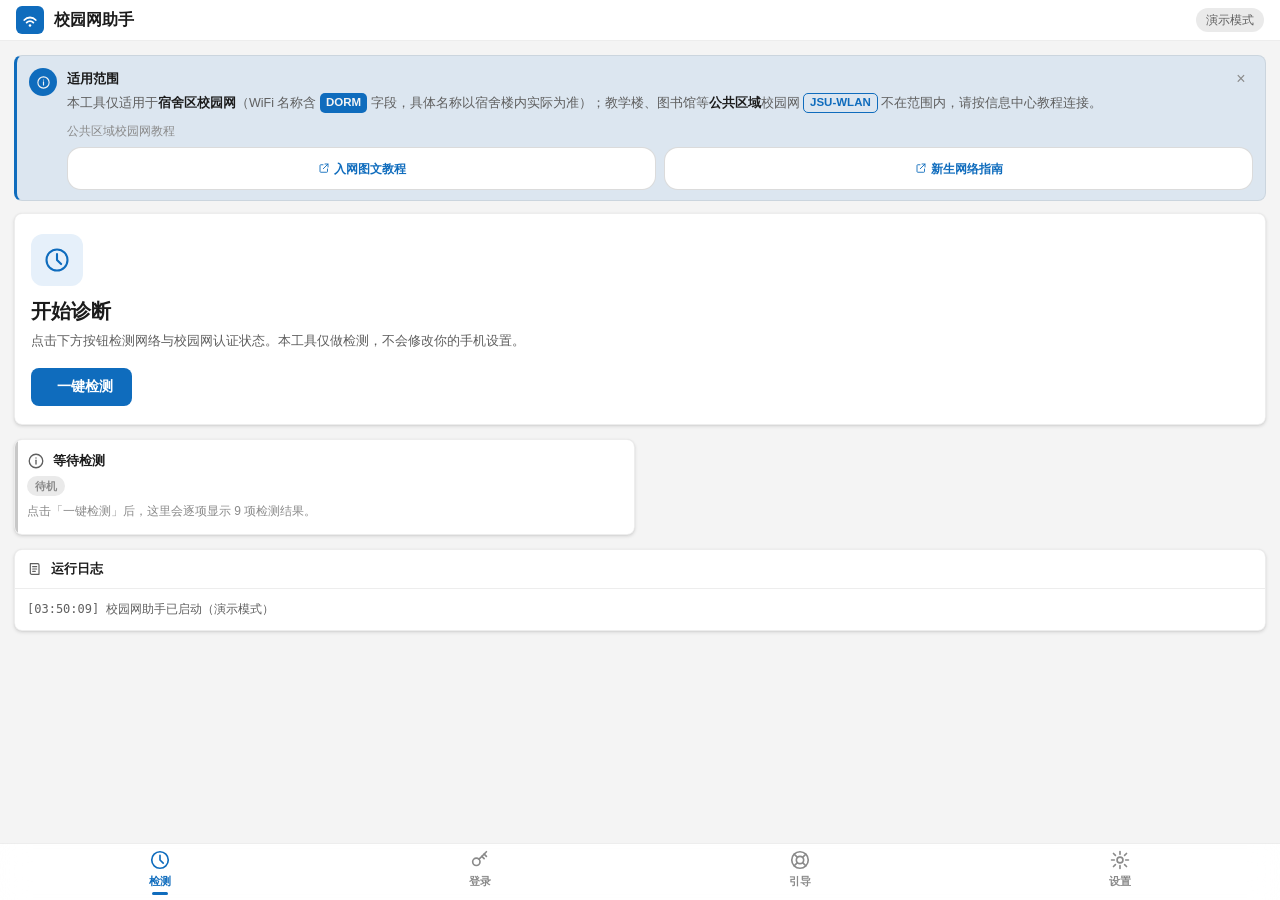
<file: android/app/src/main/assets/www/index.html>
<!DOCTYPE html>
<html lang="zh-CN">
<head>
<meta charset="UTF-8">
<meta name="viewport" content="width=device-width, initial-scale=1, viewport-fit=cover">
<title>校园网助手</title>
<link rel="stylesheet" href="style.css">
</head>
<body>

<header>
  <div class="brand">
    <svg class="logo" viewBox="0 0 108 108" aria-hidden="true">
      <path fill="#0F6CBD" d="M12,0 h84 a12,12 0 0,1 12,12 v84 a12,12 0 0,1 -12,12 h-84 a12,12 0 0,1 -12,-12 v-84 a12,12 0 0,1 12,-12 z"/>
      <path d="M32,54 a30,30 0 0,1 44,0" stroke="#fff" stroke-width="7" stroke-linecap="round" fill="none"/>
      <path d="M41,64 a18,18 0 0,1 26,0" stroke="#fff" stroke-width="7" stroke-linecap="round" fill="none"/>
      <path fill="#fff" d="M49,75 a5,5 0 1,0 10,0 a5,5 0 1,0 -10,0"/>
    </svg>
    <span>校园网助手</span>
  </div>
  <div class="head-right">
    <span class="chip demo">演示模式</span>
  </div>
</header>

<main>

  <!-- ================= 检测（首页） ================= -->
  <section class="view active" id="view-home">
    <div class="banner scope" id="banner-scope">
      <span class="scope-badge ficon" data-icon="info"></span>
      <div class="scope-body">
        <div class="scope-head">
          <b>适用范围</b>
          <button class="close-btn" id="btnScopeClose" title="关闭" aria-label="关闭">×</button>
        </div>
        <div class="scope-text">本工具仅适用于<b>宿舍区校园网</b>（WiFi 名称含 <span class="kw" id="scopeKeyword">DORM</span> 字段，具体名称以宿舍楼内实际为准）；教学楼、图书馆等<b>公共区域</b>校园网 <span class="kw alt">JSU-WLAN</span> 不在范围内，请按信息中心教程连接。</div>
        <div class="scope-links">
          <span class="scope-links-label">公共区域校园网教程</span>
          <span class="scope-link-row">
            <a class="link-btn" href="#" data-url="https://nic.jsu.edu.cn/fwzn/wljr/cysz/ee4c8a1479144ac2af2b814e37c316ce.htm"><span class="ficon" data-icon="external"></span>入网图文教程</a>
            <a class="link-btn" href="#" data-url="https://nic.jsu.edu.cn/xwgg/tzgg/227b7dfe9e4741f99e6918b8c37c7a98.htm"><span class="ficon" data-icon="external"></span>新生网络指南</a>
          </span>
        </div>
      </div>
    </div>

    <div class="banner" id="banner-noncampus">
      <span class="ficon" data-icon="alert"></span>
      <div><b>当前不在校园网环境</b><br>
      无法连通校园网网关，登录功能已停用（避免在移动数据下误操作）。
      连接校园网 WiFi 后重新检测即可恢复。</div>
    </div>

    <div class="banner warn" id="banner-hijack">
      <span class="ficon" data-icon="warn"></span>
      <div><b>检测到移动数据劫持 WiFi</b><br>
      当前 WiFi（未认证）和移动数据同时开启，系统把流量导向了移动数据通道，
      校园网检测可能误判、应用内登录也会失败。<br>
      请在系统设置中关闭「移动数据」（保留 WiFi 开启），回到「检测」页重新诊断。
      <button class="btn" data-goto-settings="cellular" style="margin-top:8px">去网络设置</button>
      </div>
    </div>

    <div class="hero" id="hero">
      <div class="progress" id="progress"><div class="bar"></div></div>
      <div class="glyph" id="hero-glyph"></div>
      <h1 id="hero-title">开始诊断</h1>
      <p id="hero-sub">点击下方按钮检测网络与校园网认证状态。本工具仅做检测，不会修改你的手机设置。</p>
      <div class="actions">
        <button class="btn primary" id="btn-detect"></button>
      </div>
    </div>

    <div class="grid" id="checks">
      <div class="card wait" data-check="placeholder">
        <div class="top"><span class="ficon" data-icon="info"></span><span class="title">等待检测</span></div>
        <span class="pill wait">待机</span>
        <div class="detail">点击「一键检测」后，这里会逐项显示 9 项检测结果。</div>
      </div>
    </div>

    <div class="logcard">
      <div class="head"><span class="ficon" data-icon="log"></span>运行日志</div>
      <div id="log"></div>
    </div>
  </section>

  <!-- ================= 登录 ================= -->
  <section class="view" id="view-login">
    <div class="note info" id="auth-line">
      <span class="ficon" data-icon="shield"></span>
      <div id="auth-line-text">尚未查询认证状态，点击下方按钮查询。</div>
    </div>

    <div class="formcard">
      <h2><span class="ficon" data-icon="key"></span>校园网认证登录</h2>
      <div class="field">
        <label for="f-account">学号 / 账号</label>
        <input id="f-account" type="text" placeholder="例如 2023123456" autocomplete="off">
      </div>
      <div class="field">
        <label for="f-password">密码</label>
        <input id="f-password" type="password" placeholder="校园网密码（通常与信息门户一致）">
      </div>
      <div class="field">
        <label for="f-carrier">运营商线路</label>
        <select id="f-carrier">
          <option value="cmcc">中国移动</option>
          <option value="ctcc">中国电信</option>
          <option value="cucc">中国联通</option>
        </select>
      </div>
      <div class="checkline">
        <input type="checkbox" id="f-remember">
        <label for="f-remember">记住密码（保存在本机）</label>
      </div>
      <button class="btn primary block" id="btn-login">登 录</button>
    </div>

    <div class="note" id="login-result">
      <span class="ficon" data-icon="info"></span>
      <div id="login-result-text"></div>
    </div>

    <button class="btn block" id="btn-portal">在浏览器打开认证页</button>
  </section>

  <!-- ================= 引导 ================= -->
  <section class="view" id="view-guide">
    <div class="note info">
      <span class="ficon" data-icon="info"></span>
      <div>安卓版不做任何系统修改。以下为常见校园网问题的手动处理指引，点击每项展开步骤。</div>
    </div>

    <details class="acc" id="acc-proxy">
      <summary><span class="ficon" data-icon="proxy"></span>关闭系统代理
        <span class="chev" data-icon="chev"></span></summary>
      <div class="body">
        检测卡片「系统代理」出现黄色警告时，代理/加速软件的残留设置会导致"登录成功却打不开网页"。
        <ol>
          <li>部分机型：设置 → WLAN → 长按当前网络 → 修改网络 → 代理 → 选择「无」</li>
          <li>检查是否开启了 VPN / 加速器类应用，将其关闭</li>
        </ol>
        <button class="btn" data-goto-settings="proxy">去网络设置</button>
      </div>
    </details>

    <details class="acc">
      <summary><span class="ficon" data-icon="wifi"></span>忘记并重连 WiFi
        <span class="chev" data-icon="chev"></span></summary>
      <div class="body">
        适用于获取到 169.254.x.x 地址（DHCP 失败）或始终无法连通网关的情况。
        <ol>
          <li>设置 → WLAN → 长按当前校园网 SSID → 忘记网络</li>
          <li>重新点击该 SSID 并输入密码连接</li>
          <li>连接后回到「检测」页重新诊断</li>
        </ol>
        <button class="btn" data-goto-settings="wifi">去 WLAN 设置</button>
      </div>
    </details>

    <details class="acc">
      <summary><span class="ficon" data-icon="globe"></span>打开认证页面登录
        <span class="chev" data-icon="chev"></span></summary>
      <div class="body">
        App 内登录失败时，可在浏览器中直接打开认证页面手动登录（页面会自动弹出或访问认证服务器地址）。
        <ol>
          <li>连接校园网 WiFi（不认证时打开任何网页通常自动跳转认证页）</li>
          <li>或点击下方按钮直接打开认证服务器页面</li>
        </ol>
        <button class="btn" id="btn-portal-2">打开认证页</button>
      </div>
    </details>

    <details class="acc">
      <summary><span class="ficon" data-icon="shield"></span>检查应用网络权限
        <span class="chev" data-icon="chev"></span></summary>
      <div class="body">
        Android 17 及以上系统会默认禁止应用访问局域网。若内网相关检测全部失败且提示被拦截：
        <ol>
          <li>设置 → 应用 → 校园网助手 → 权限</li>
          <li>允许「本地网络」权限</li>
          <li>回到「检测」页重新诊断</li>
        </ol>
        <button class="btn" data-goto-settings="app">去应用权限</button>
      </div>
    </details>

    <details class="acc">
      <summary><span class="ficon" data-icon="signal"></span>关闭移动数据后重试
        <span class="chev" data-icon="chev"></span></summary>
      <div class="body">
        当同时开启校园 WiFi（未认证）和移动数据时，Android 系统会把流量导向移动数据通道，
        导致校园网检测误判为"非校园网环境"，应用内登录也会失败（认证请求到不了校园网服务器）。
        <ol>
          <li>从屏幕顶部下滑打开快捷设置</li>
          <li>关闭「移动数据」开关（保留 WiFi 开启）</li>
          <li>回到「检测」页重新诊断</li>
        </ol>
        <button class="btn" data-goto-settings="cellular">去网络设置</button>
      </div>
    </details>
  </section>

  <!-- ================= 设置 ================= -->
  <section class="view" id="view-settings">
    <div class="formcard">
      <h2><span class="ficon" data-icon="gear"></span>检测参数</h2>
      <div class="field">
        <label for="s-gateway">校园网网关地址</label>
        <input id="s-gateway" type="text">
        <div class="hint">内网连通性与认证检测的目标，一般无需修改</div>
      </div>
      <div class="field">
        <label for="s-public">外网测试地址</label>
        <input id="s-public" type="text">
      </div>
      <div class="field">
        <label for="s-domain">DNS 测试域名</label>
        <input id="s-domain" type="text">
      </div>
      <div class="field">
        <label for="s-status">认证状态接口</label>
        <input id="s-status" type="text">
      </div>
      <div class="field">
        <label for="s-login">认证登录接口</label>
        <input id="s-login" type="text">
      </div>
      <div class="field">
        <label for="s-portal">认证页地址</label>
        <input id="s-portal" type="text">
      </div>
      <div class="field">
        <label for="s-carrier">默认运营商</label>
        <select id="s-carrier">
          <option value="cmcc">中国移动</option>
          <option value="ctcc">中国电信</option>
          <option value="cucc">中国联通</option>
        </select>
      </div>
      <div class="field">
        <label for="s-keyword">校园 WiFi 名称关键字</label>
        <input id="s-keyword" type="text">
        <div class="hint">用于在检测中识别校园网 SSID，例如 DORM</div>
      </div>
      <div class="row">
        <button class="btn primary" id="btn-save">保存设置</button>
        <button class="btn" id="btn-reset">恢复默认</button>
      </div>
      <div class="savehint" id="save-hint">已保存</div>
    </div>

    <div class="about" id="about">校园网助手 Android 检测版</div>
  </section>

</main>

<nav>
  <button class="navbtn active" data-view="home"><span class="ficon" data-icon="gauge"></span>检测<span class="dot"></span></button>
  <button class="navbtn" data-view="login"><span class="ficon" data-icon="key"></span>登录<span class="dot"></span></button>
  <button class="navbtn" data-view="guide"><span class="ficon" data-icon="lifebuoy"></span>引导<span class="dot"></span></button>
  <button class="navbtn" data-view="settings"><span class="ficon" data-icon="gear"></span>设置<span class="dot"></span></button>
</nav>

<script src="app.js"></script>
</body>
</html>
</file>
<file: android/app/src/main/assets/www/style.css>
/* ============================================================
   校园网助手 Android 检测版 — Fluent Design 移动端样式
   设计令牌与桌面版 ui/index.html 保持一致（浅色 + 跟随系统深色）
   ============================================================ */
:root{
  color-scheme:light;
  --bg:#f4f4f4;
  --card:#ffffff;
  --stroke:rgba(0,0,0,.07);
  --stroke-strong:rgba(0,0,0,.14);
  --text:#1b1b1b;
  --text2:#5f5f5f;
  --text3:#8a8a8a;
  --accent:#0f6cbd;
  --accent-hover:#115ea3;
  --accent-press:#0c3b5e;
  --accent-tint:rgba(15,108,203,.10);
  --ok:#107C10;
  --ok-tint:rgba(16,124,16,.10);
  --err:#c50f1f;
  --err-tint:rgba(197,15,31,.08);
  --warn:#F7630C;
  --warn-text:#8a5300;
  --warn-tint:rgba(247,99,12,.10);
  --btn-bg:#fbfbfb;
  --btn-bg-hover:#f0f0f0;
  --btn-bg-active:#e6e6e6;
  --subtle-hover:rgba(0,0,0,.05);
  --chip-bg:#eaeaea;
  --skip-bg:#ededed;
  --skip-bar:#c8c8c8;
  --input-border:rgba(0,0,0,.4);
  --scroll-thumb:rgba(0,0,0,.22);
  --nav-bg:rgba(255,255,255,.92);
  --radius:8px;
  --shadow:0 1.6px 3.6px rgba(0,0,0,.12),0 .3px .9px rgba(0,0,0,.09);
}
@media (prefers-color-scheme: dark){
  :root{
    color-scheme:dark;
    --bg:#202020;
    --card:#2b2b2b;
    --stroke:rgba(255,255,255,.09);
    --stroke-strong:rgba(255,255,255,.17);
    --text:#f5f5f5;
    --text2:#c8c8c8;
    --text3:#9a9a9a;
    --accent:#4cb0ff;
    --accent-hover:#69c1ff;
    --accent-press:#1a86e0;
    --accent-tint:rgba(76,176,255,.14);
    --ok:#6ccb5f;
    --ok-tint:rgba(108,203,95,.13);
    --err:#ff796b;
    --err-tint:rgba(255,121,107,.10);
    --warn:#f89b62;
    --warn-text:#ffb085;
    --warn-tint:rgba(248,155,98,.14);
    --btn-bg:#3d3d3d;
    --btn-bg-hover:#474747;
    --btn-bg-active:#525252;
    --subtle-hover:rgba(255,255,255,.06);
    --chip-bg:#3a3a3a;
    --skip-bg:#3a3a3a;
    --skip-bar:#666666;
    --input-border:rgba(255,255,255,.4);
    --scroll-thumb:rgba(255,255,255,.25);
    --nav-bg:rgba(32,32,32,.94);
    --shadow:0 1.6px 3.6px rgba(0,0,0,.5),0 .3px .9px rgba(0,0,0,.4);
  }
}
*{box-sizing:border-box;margin:0;padding:0;-webkit-tap-highlight-color:transparent}
html,body{height:100%}
body{
  font-family:Roboto,"Noto Sans SC","Microsoft YaHei UI",sans-serif;
  font-size:14px;color:var(--text);background:var(--bg);
  display:flex;flex-direction:column;overflow:hidden;
}

/* ================= 顶栏 ================= */
header{
  flex:none;display:flex;align-items:center;gap:10px;
  padding:calc(6px + env(safe-area-inset-top,0px)) 16px 6px;
  background:var(--card);border-bottom:1px solid var(--stroke);
  user-select:none;
}
.brand{display:flex;align-items:center;gap:10px;font-size:16px;font-weight:600}
.brand .logo{width:28px;height:28px;flex:none;border-radius:6px}
.chip{
  display:inline-flex;align-items:center;gap:6px;height:24px;padding:0 10px;
  border-radius:12px;font-size:12px;background:var(--chip-bg);color:var(--text2);
}
.chip.demo{display:none}
body.demo .chip.demo{display:inline-flex}
.head-right{margin-left:auto}

/* ================= 主内容区 ================= */
main{flex:1;overflow-y:auto;overscroll-behavior:contain;-webkit-overflow-scrolling:touch}
main::-webkit-scrollbar{width:0}
.view{display:none;padding:14px 14px 24px;animation:fadeIn .18s ease}
.view.active{display:block}
@keyframes fadeIn{from{opacity:0;transform:translateY(4px)}to{opacity:1;transform:none}}

/* ================= 非校园网警示横幅 ================= */
.banner{
  display:none;align-items:flex-start;gap:10px;margin-bottom:12px;
  padding:12px 14px;border-radius:var(--radius);
  background:var(--err-tint);border:1px solid var(--err);color:var(--err);
  font-size:13px;line-height:1.55;
}
.banner.show{display:flex}
.banner .ficon{flex:none;margin-top:1px;font-size:18px}
.banner b{font-weight:700}
.banner.warn{background:var(--warn-tint);border-color:var(--warn);color:var(--warn-text)}
.banner.warn .btn{margin-left:0}

/* 适用范围提示横幅（Fluent InfoBar 风格；每次启动都显示，点 × 仅本次关闭） */
.banner.scope{
  display:flex;align-items:flex-start;gap:10px;
  padding:11px 12px 10px;
  background:var(--accent-tint);
  border:1px solid var(--stroke);
  border-left:3px solid var(--accent);
  border-radius:var(--radius);
  color:var(--text);
}
.banner.scope .scope-badge{
  flex:none;width:28px;height:28px;border-radius:50%;
  background:var(--accent);color:var(--bg);
  display:flex;align-items:center;justify-content:center;
  margin-top:1px;
}
.banner.scope .scope-badge svg{width:15px;height:15px}
.banner.scope .scope-body{flex:1;min-width:0}
.banner.scope .scope-head{
  display:flex;align-items:center;gap:8px;min-height:20px;margin-bottom:2px;
}
.banner.scope .scope-head b{font-size:13px;font-weight:700;line-height:1.3}
.banner.scope .scope-text{font-size:12.5px;line-height:1.65;color:var(--text2)}
.banner.scope .scope-text b{color:var(--text);font-weight:600}
.banner.scope .scope-text .kw{
  display:inline-block;padding:0 6px;border-radius:5px;
  background:var(--accent);color:var(--bg);
  font-size:11.5px;font-weight:700;line-height:1.7;vertical-align:1px;
}
.banner.scope .scope-text .kw.alt{
  background:transparent;color:var(--accent);
  border:1px solid var(--accent);font-weight:600;line-height:1.55;
}
.banner.scope .scope-links{
  display:flex;flex-direction:column;gap:7px;margin-top:9px;
}
.banner.scope .scope-links-label{font-size:11.5px;color:var(--text3)}
.banner.scope .scope-link-row{display:flex;gap:8px}
.banner.scope .link-btn{
  flex:1;min-width:0;justify-content:center;
  display:inline-flex;align-items:center;gap:4px;
  padding:6px 10px;border-radius:14px;font-size:12px;font-weight:600;
  background:var(--card);border:1px solid var(--stroke-strong);color:var(--accent);
  text-decoration:none;white-space:nowrap;overflow:hidden;
}
.banner.scope .link-btn:active{border-color:var(--accent);background:var(--btn-bg-hover)}
.banner.scope .link-btn svg{width:12px;height:12px}
.banner.scope .close-btn{
  flex:none;margin-left:auto;
  width:24px;height:24px;border-radius:50%;
  border:none;background:none;cursor:pointer;padding:0;
  font-size:16px;line-height:1;color:var(--text3);
  display:flex;align-items:center;justify-content:center;
}
.banner.scope .close-btn:active{background:var(--subtle-hover);color:var(--text)}
.banner.scope.hidden{display:none}

/* ================= Hero 状态区 ================= */
.hero{
  position:relative;border-radius:var(--radius);padding:20px 16px 18px;
  background:var(--card);border:1px solid var(--stroke);
  box-shadow:var(--shadow);margin-bottom:14px;overflow:hidden;
}
.hero .glyph{
  width:52px;height:52px;border-radius:12px;display:flex;align-items:center;justify-content:center;
  background:var(--accent-tint);color:var(--accent);margin-bottom:12px;
}
.hero .glyph svg{width:28px;height:28px}
.hero h1{font-size:20px;font-weight:600;margin-bottom:6px}
.hero p{font-size:13px;color:var(--text2);line-height:1.6;margin-bottom:16px}
.hero .actions{display:flex;gap:10px;align-items:center}
.hero.ok .glyph{background:var(--ok-tint);color:var(--ok)}
.hero.ok h1{color:var(--ok)}
.hero.bad .glyph,.hero.unauth .glyph{background:var(--warn-tint);color:var(--warn)}
.hero.bad h1,.hero.unauth h1{color:var(--warn-text)}
.hero.noncampus .glyph,.hero.nonet .glyph,.hero.noip .glyph{background:var(--err-tint);color:var(--err)}
.hero.noncampus h1,.hero.nonet h1,.hero.noip h1{color:var(--err)}

/* 检测中进度条 */
.progress{position:absolute;left:0;right:0;top:0;height:3px;display:none}
.progress.show{display:block}
.progress .bar{
  height:100%;width:40%;border-radius:3px;background:var(--accent);
  animation:slide 1.1s ease-in-out infinite;
}
@keyframes slide{0%{transform:translateX(-100%)}100%{transform:translateX(350%)}}

/* ================= 按钮 ================= */
.btn{
  display:inline-flex;align-items:center;justify-content:center;gap:7px;
  height:38px;padding:0 18px;border-radius:var(--radius);border:1px solid var(--stroke-strong);
  background:var(--btn-bg);color:var(--text);font:inherit;font-size:14px;font-weight:600;
  cursor:pointer;transition:background .12s;white-space:nowrap;
}
.btn:active{background:var(--btn-bg-active)}
.btn:disabled{opacity:.45;cursor:default}
.btn.primary{
  background:var(--accent);border-color:transparent;color:#fff;
}
.btn.primary:active{background:var(--accent-press)}
.btn.subtle{background:transparent;border-color:transparent;color:var(--text2)}
.btn.subtle:active{background:var(--subtle-hover)}
.btn.block{width:100%}

/* ================= 检测卡片网格 ================= */
.grid{display:grid;grid-template-columns:1fr 1fr;gap:10px;margin-bottom:14px}
.card{
  border-radius:var(--radius);padding:12px;min-height:96px;
  background:var(--card);border:1px solid var(--stroke);box-shadow:var(--shadow);
  display:flex;flex-direction:column;gap:6px;position:relative;overflow:hidden;
}
.card .top{display:flex;align-items:center;gap:8px}
.card .ficon{flex:none;color:var(--text2);display:flex}
.card .ficon svg{width:18px;height:18px}
.card .title{font-size:13px;font-weight:600;flex:1;min-width:0;
  white-space:nowrap;overflow:hidden;text-overflow:ellipsis}
.card .detail{font-size:12px;color:var(--text2);line-height:1.5;word-break:break-all}
.card::before{
  content:"";position:absolute;left:0;top:0;bottom:0;width:3px;border-radius:3px 0 0 3px;
  background:var(--skip-bar);
}
.card.ok::before{background:var(--ok)}
.card.fail::before{background:var(--err)}
.card.warn::before{background:var(--warn)}
.card.skip::before,.card.wait::before{background:var(--skip-bar)}
.card.wait .detail{color:var(--text3)}
.pill{
  align-self:flex-start;display:inline-flex;align-items:center;gap:4px;
  height:20px;padding:0 8px;border-radius:10px;font-size:11px;font-weight:600;
}
.pill.ok{background:var(--ok-tint);color:var(--ok)}
.pill.fail{background:var(--err-tint);color:var(--err)}
.pill.warn{background:var(--warn-tint);color:var(--warn-text)}
.pill.skip{background:var(--skip-bg);color:var(--text2)}
.pill.wait{background:var(--chip-bg);color:var(--text3)}

/* ================= 日志区 ================= */
.logcard{
  border-radius:var(--radius);background:var(--card);border:1px solid var(--stroke);
  box-shadow:var(--shadow);overflow:hidden;
}
.logcard .head{
  display:flex;align-items:center;gap:8px;padding:10px 12px;
  font-size:13px;font-weight:600;border-bottom:1px solid var(--stroke);
}
.logcard .head .ficon{display:flex;color:var(--text2)}
.logcard .head .ficon svg{width:16px;height:16px}
#log{
  padding:10px 12px;max-height:200px;overflow-y:auto;
  font-family:monospace;font-size:12px;line-height:1.7;color:var(--text2);
}
#log::-webkit-scrollbar{width:4px}
#log::-webkit-scrollbar-thumb{background:var(--scroll-thumb);border-radius:2px}
#log div{white-space:pre-wrap;word-break:break-all}

/* ================= 表单 ================= */
.formcard{
  border-radius:var(--radius);background:var(--card);border:1px solid var(--stroke);
  box-shadow:var(--shadow);padding:16px;margin-bottom:14px;
}
.formcard h2{font-size:15px;font-weight:600;margin-bottom:14px;display:flex;align-items:center;gap:8px}
.formcard h2 .ficon{display:flex;color:var(--accent)}
.formcard h2 .ficon svg{width:18px;height:18px}
.field{margin-bottom:12px}
.field label{display:block;font-size:12px;font-weight:600;color:var(--text2);margin-bottom:6px}
.field input,.field select{
  width:100%;height:40px;padding:0 12px;border-radius:6px;font:inherit;font-size:14px;
  border:1px solid var(--input-border);background:var(--card);color:var(--text);
  outline:none;appearance:none;-webkit-appearance:none;
}
.field input:focus,.field select:focus{border-color:var(--accent);box-shadow:0 0 0 1px var(--accent)}
.field .hint{font-size:11px;color:var(--text3);margin-top:4px;line-height:1.5}
.field select{
  background-image:url("data:image/svg+xml;utf8,<svg xmlns='http://www.w3.org/2000/svg' width='12' height='12' viewBox='0 0 24 24' fill='none' stroke='%23888' stroke-width='2.4'><path d='M6 9l6 6 6-6'/></svg>");
  background-repeat:no-repeat;background-position:right 12px center;padding-right:32px;
}
.checkline{display:flex;align-items:center;gap:8px;margin:4px 0 14px;font-size:13px}
.checkline input{width:17px;height:17px;accent-color:var(--accent)}
.checkline label{color:var(--text2)}
.row{display:flex;gap:10px}
.row .btn{flex:1}

/* 状态横幅（登录结果 / 认证状态） */
.note{
  display:none;align-items:flex-start;gap:8px;padding:11px 13px;border-radius:var(--radius);
  font-size:13px;line-height:1.55;margin-bottom:14px;border:1px solid transparent;
}
.note.show{display:flex}
.note .ficon{flex:none;display:flex;margin-top:1px}
.note .ficon svg{width:16px;height:16px}
.note.ok{background:var(--ok-tint);border-color:var(--ok);color:var(--ok)}
.note.err{background:var(--err-tint);border-color:var(--err);color:var(--err)}
.note.warn{background:var(--warn-tint);border-color:var(--warn);color:var(--warn-text)}
.note.info{background:var(--accent-tint);border-color:var(--accent);color:var(--accent)}

/* ================= 引导手风琴 ================= */
.acc{border-radius:var(--radius);background:var(--card);border:1px solid var(--stroke);
  box-shadow:var(--shadow);margin-bottom:10px;overflow:hidden}
.acc summary{
  list-style:none;display:flex;align-items:center;gap:10px;padding:14px;
  font-size:14px;font-weight:600;cursor:pointer;
}
.acc summary::-webkit-details-marker{display:none}
.acc summary .ficon{display:flex;color:var(--accent)}
.acc summary .ficon svg{width:18px;height:18px}
.acc summary .chev{margin-left:auto;display:flex;color:var(--text3);transition:transform .15s}
.acc summary .chev svg{width:16px;height:16px}
.acc[open] summary .chev{transform:rotate(180deg)}
.acc .body{padding:0 14px 14px;font-size:13px;color:var(--text2);line-height:1.7}
.acc .body ol{padding-left:18px;margin:6px 0 12px}
.acc .body li{margin-bottom:4px}

/* ================= 设置页杂项 ================= */
.about{font-size:12px;color:var(--text3);line-height:1.7;padding:0 4px}
.about b{color:var(--text2)}
.savehint{display:none;font-size:12px;color:var(--ok);margin-top:10px}
.savehint.show{display:block}

/* ================= 底部导航 ================= */
nav{
  flex:none;display:flex;background:var(--nav-bg);
  border-top:1px solid var(--stroke);
  padding-bottom:env(safe-area-inset-bottom,0px);
  backdrop-filter:blur(14px);
}
.navbtn{
  flex:1;height:56px;border:none;background:none;cursor:pointer;
  display:flex;flex-direction:column;align-items:center;justify-content:center;gap:3px;
  color:var(--text3);font:inherit;font-size:11px;font-weight:600;
}
.navbtn .ficon{display:flex}
.navbtn .ficon svg{width:22px;height:22px}
.navbtn.active{color:var(--accent)}
.navbtn.active .dot{width:16px;height:3px;border-radius:2px;background:var(--accent)}
.navbtn .dot{width:16px;height:3px;border-radius:2px;background:transparent}
</file>
